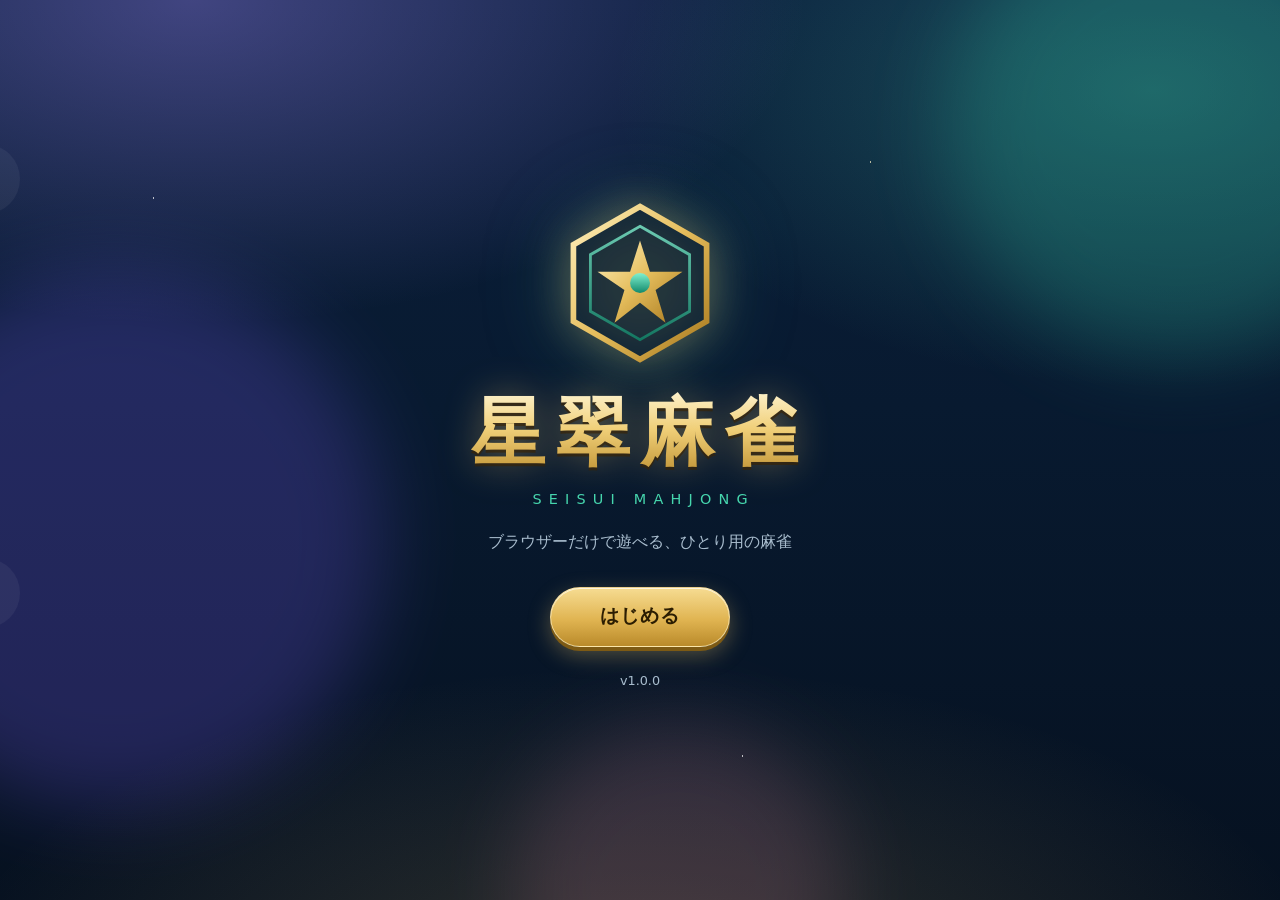
<file: index.html>
<!doctype html>
<html lang="ja">
<head>
  <meta charset="utf-8">
  <meta name="viewport" content="width=device-width, initial-scale=1, viewport-fit=cover">
  <meta name="theme-color" content="#08182a">
  <meta name="description" content="ブラウザーだけで遊べる一人用の麻雀ゲーム。牌操作デモ・何切る問題・CPU四人麻雀。">
  <title>星翠麻雀</title>
  <link rel="stylesheet" href="css/base.css">
  <link rel="stylesheet" href="css/lobby.css">
  <link rel="stylesheet" href="css/table.css">
  <link rel="stylesheet" href="css/tiles.css">
  <link rel="stylesheet" href="css/nanikiru.css">
  <link rel="stylesheet" href="css/match.css">
  <link rel="stylesheet" href="css/effects.css">
</head>
<body>
  <!-- アニメ調の背景（装飾のみ） -->
  <div class="sky" aria-hidden="true">
    <span class="sky-orb o1"></span><span class="sky-orb o2"></span><span class="sky-orb o3"></span>
    <span class="sky-cloud c1"></span><span class="sky-cloud c2"></span>
    <span class="sky-stars"></span>
  </div>

  <main id="app">

    <!-- 1. タイトル画面 -->
    <section class="screen screen-title" data-screen="title" hidden>
      <div class="title-hero">
        <svg class="emblem" viewBox="0 0 120 120" aria-hidden="true">
          <defs>
            <linearGradient id="emb-gold" x1="0" y1="0" x2="1" y2="1">
              <stop offset="0" stop-color="#fff1bf"/><stop offset=".5" stop-color="#e5bd5c"/><stop offset="1" stop-color="#a8791e"/>
            </linearGradient>
            <linearGradient id="emb-jade" x1="0" y1="0" x2="0" y2="1">
              <stop offset="0" stop-color="#7ff0cf"/><stop offset="1" stop-color="#138a6c"/>
            </linearGradient>
          </defs>
          <polygon points="60,6 107,33 107,87 60,114 13,87 13,33" fill="rgba(10,30,50,.7)" stroke="url(#emb-gold)" stroke-width="4"/>
          <polygon points="60,20 95,40 95,80 60,100 25,80 25,40" fill="none" stroke="url(#emb-jade)" stroke-width="2" opacity=".8"/>
          <path d="M60 30 L67 52 L90 52 L71 65 L78 88 L60 74 L42 88 L49 65 L30 52 L53 52 Z" fill="url(#emb-gold)"/>
          <circle cx="60" cy="60" r="7" fill="url(#emb-jade)"/>
        </svg>
        <h1 class="title-logo">星翠麻雀</h1>
        <p class="title-sub">SEISUI MAHJONG</p>
        <p class="title-lead">ブラウザーだけで遊べる、ひとり用の麻雀</p>
        <button type="button" class="btn btn-primary btn-xl" data-nav="modes">はじめる</button>
        <p class="title-version"><span id="app-version"></span></p>
      </div>
    </section>

    <!-- 2. モード選択画面 -->
    <section class="screen screen-modes" data-screen="modes" hidden>
      <header class="page-header">
        <button type="button" class="btn-icon" data-nav="title" aria-label="タイトルへ戻る">‹</button>
        <h2 tabindex="-1">モード選択</h2>
        <span class="header-spacer"></span>
      </header>

      <div class="mode-grid">
        <article class="mode-card theme-jade">
          <div class="mode-art" aria-hidden="true" data-tiles="5m6z8p"></div>
          <h3>牌操作デモ</h3>
          <p>配牌・ツモ・打牌・整列などの基本操作と演出を体験できます。</p>
          <dl class="mode-meta">
            <div><dt>難易度</dt><dd>入門</dd></div>
            <div><dt>推奨端末</dt><dd>すべて（縦向き可）</dd></div>
          </dl>
          <button type="button" class="btn btn-primary" data-nav="demo">プレイ</button>
        </article>

        <article class="mode-card theme-violet">
          <div class="mode-art" aria-hidden="true" data-tiles="3m0p7s"></div>
          <h3>何切る問題</h3>
          <p>14枚から1枚を選び、シャンテン数・受入枚数・狙える役を学ぶモードです。全10問。</p>
          <dl class="mode-meta">
            <div><dt>難易度</dt><dd>初級〜上級</dd></div>
            <div><dt>推奨端末</dt><dd>スマホ縦・PC</dd></div>
          </dl>
          <button type="button" class="btn btn-primary" data-nav="nanikiru">プレイ</button>
        </article>

        <article class="mode-card theme-gold">
          <div class="mode-art" aria-hidden="true" data-backs="3"></div>
          <h3>CPU四人麻雀</h3>
          <p>CPU3人と東風戦で対局します。リーチ・鳴き・カン・役・点数計算まで実装済み。CPUはレベル1〜3。</p>
          <dl class="mode-meta">
            <div><dt>難易度</dt><dd>中級</dd></div>
            <div><dt>推奨端末</dt><dd>PC・タブレット・スマホ横</dd></div>
          </dl>
          <button type="button" class="btn btn-primary" data-nav="cpu">プレイ</button>
        </article>
      </div>

      <nav class="lobby-nav" aria-label="メニュー">
        <button type="button" class="nav-tile" data-nav="howto"><span aria-hidden="true">？</span>遊び方</button>
        <button type="button" class="nav-tile" data-nav="rules"><span aria-hidden="true">≣</span>ルール設定</button>
        <button type="button" class="nav-tile" data-nav="settings"><span aria-hidden="true">⚙</span>設定・音量</button>
        <button type="button" class="nav-tile" data-nav="stats"><span aria-hidden="true">★</span>戦績</button>
        <button type="button" class="nav-tile" data-nav="about"><span aria-hidden="true">i</span>更新履歴・クレジット</button>
        <button type="button" class="nav-tile nav-danger" data-reset-data><span aria-hidden="true">↺</span>データ初期化</button>
      </nav>
    </section>

    <!-- 4. 牌操作デモ画面 -->
    <section class="screen play-screen" id="screen-demo" data-screen="demo" hidden>
      <header class="play-header">
        <button type="button" class="btn-icon" data-nav="modes" aria-label="モード選択へ戻る">‹</button>
        <h2 class="play-title" tabindex="-1">牌操作デモ</h2>
        <button type="button" class="btn-icon" data-open-menu aria-label="メニューを開く">≡</button>
      </header>

      <div class="table-wrap">
        <div class="table">
          <div class="table-info">
            <div class="info-chip">
              <span class="wall-stack" id="demo-wall-stack" aria-hidden="true"><i></i><i></i><i></i></span>
              <span>残り <b id="demo-remaining">0</b> 枚</span>
            </div>
            <div class="info-chip dora-chip">
              <span class="chip-label">ドラ表示</span>
              <span id="demo-dora-ind" class="dora-slot"></span>
              <span class="chip-label">ドラ</span><b id="demo-dora-name">-</b>
            </div>
            <div class="info-chip"><span class="chip-label">巡目</span><b id="demo-turn">0</b></div>
          </div>

          <div class="river-area is-empty" id="demo-river-area">
            <div class="river" id="demo-river" role="list" aria-label="河（捨て牌）"></div>
            <p class="river-empty">捨てた牌がここに6枚ずつ並びます</p>
          </div>

          <div class="table-banner" id="demo-banner" hidden>
            <p><strong>流局</strong>山がなくなりました</p>
            <button type="button" class="btn btn-primary" id="demo-banner-deal">もう一度配牌</button>
          </div>
        </div>
      </div>

      <div class="hand-zone" id="demo-hand-zone">
        <p class="status-line" id="demo-status"></p>
        <div class="hand" id="demo-hand" role="group" aria-label="手牌（左右キーで移動、Enterで選択・打牌）"></div>
        <p class="hint">タップで選択・もう一度で打牌 ／ 上スワイプで打牌 ／ 長押し・Iキーで牌の情報 ／ ←→・Enter・T（ツモ）・S（整列）</p>
      </div>

      <nav class="action-bar" aria-label="デモ操作">
        <button type="button" class="btn act" id="demo-btn-deal"><span class="act-icon" aria-hidden="true">↻</span>配牌</button>
        <button type="button" class="btn act act-strong" id="demo-btn-draw"><span class="act-icon" aria-hidden="true">＋</span>ツモ</button>
        <button type="button" class="btn act act-discard" id="demo-btn-discard"><span class="act-icon" aria-hidden="true">↑</span><span>この牌を切る<span class="btn-sub">未選択</span></span></button>
        <button type="button" class="btn act" id="demo-btn-sort"><span class="act-icon" aria-hidden="true">⇅</span>整列</button>
        <button type="button" class="btn act" id="demo-btn-load"><span class="act-icon" aria-hidden="true">✎</span>手牌読込</button>
      </nav>
    </section>

    <!-- 5. 何切る問題一覧 -->
    <section class="screen screen-page" data-screen="nanikiru" hidden>
      <header class="page-header">
        <button type="button" class="btn-icon" data-nav="modes" aria-label="モード選択へ戻る">‹</button>
        <h2 tabindex="-1">何切る問題</h2>
        <span class="header-spacer"></span>
      </header>
      <div class="page-body">
        <div class="nk-stats" aria-label="成績">
          <div><span>挑戦数</span><b id="nk-stat-attempts">0</b></div>
          <div><span>正答数</span><b id="nk-stat-correct">0</b></div>
          <div><span>正答率</span><b id="nk-stat-rate">—</b></div>
          <button type="button" class="btn btn-ghost btn-danger-ghost btn-sm" id="nk-reset">成績リセット</button>
        </div>
        <p class="page-lead">「最有力」「有力」を選ぶと正答として数えます。すべての問題は推奨打牌と解説が<strong>未レビュー</strong>のため「確認中」と表示しています（シャンテン数・受入枚数は計算で検証済み）。</p>
        <div class="seg" id="nk-filter" role="group" aria-label="難易度で絞り込み">
          <button type="button" class="seg-btn" data-filter="all" aria-pressed="true">すべて</button>
          <button type="button" class="seg-btn" data-filter="easy" aria-pressed="false">初級</button>
          <button type="button" class="seg-btn" data-filter="normal" aria-pressed="false">中級</button>
          <button type="button" class="seg-btn" data-filter="hard" aria-pressed="false">上級</button>
        </div>
        <ul class="nk-list" id="nk-list"></ul>
        <p id="nk-list-empty" class="muted" hidden>該当する問題はありません。</p>
      </div>
    </section>

    <!-- 6. 何切る問題プレイ画面 -->
    <section class="screen play-screen nk-screen" id="screen-nk" data-screen="nanikiru-play" hidden>
      <header class="play-header nk-head">
        <button type="button" class="btn-icon" data-nav="nanikiru" aria-label="問題一覧へ戻る">‹</button>
        <h2 class="play-title" id="nk-title" tabindex="-1">何を切る？</h2>
        <button type="button" class="btn-icon" data-open-menu aria-label="メニューを開く">≡</button>
      </header>

      <div class="nk-main" id="nk-main">
        <div class="nk-chips" id="nk-chips"></div>
        <p class="nk-situation" id="nk-situation" hidden></p>
        <div class="nk-visible" id="nk-visible" hidden></div>
        <p class="nk-prompt">あなたの手番です。14枚から1枚を選んで切ってください。</p>
      </div>

      <div class="hand-zone nk-hand-zone" id="nk-hand-zone">
        <p class="status-line" id="nk-status"></p>
        <div class="hand" id="nk-hand" role="group" aria-label="手牌（左右キーで移動、Enterで選択・回答）"></div>
      </div>

      <div class="nk-act">
        <button type="button" class="btn act act-discard nk-answer" id="nk-btn-answer"><span class="act-icon" aria-hidden="true">↑</span><span>この牌を切る<span class="btn-sub">未選択</span></span></button>
        <section class="nk-sheet" id="nk-sheet" aria-label="回答結果と解説"></section>
      </div>

      <nav class="nk-nav" aria-label="問題の移動">
        <button type="button" class="btn act" id="nk-btn-prev"><span class="act-icon" aria-hidden="true">‹</span>前の問題</button>
        <button type="button" class="btn act" data-nav="nanikiru"><span class="act-icon" aria-hidden="true">≣</span>問題一覧</button>
        <button type="button" class="btn act" id="nk-btn-next"><span class="act-icon" aria-hidden="true">›</span>次の問題</button>
      </nav>
    </section>

    <!-- 7〜9. CPU四人麻雀：対局設定・対局画面・局結果・最終結果（結果はオーバーレイ） -->
    <section class="screen play-screen mt-screen" id="screen-mt" data-screen="cpu" data-view="setup" hidden>
      <header class="play-header mt-head">
        <button type="button" class="btn-icon" data-nav="modes" aria-label="モード選択へ戻る">‹</button>
        <h2 class="play-title" tabindex="-1">CPU四人麻雀</h2>
        <button type="button" class="btn-icon" data-open-menu aria-label="メニューを開く">≡</button>
      </header>

      <!-- 対局設定 -->
      <div class="mt-setup" id="mt-setup">
        <div class="page-body">
          <div class="notice notice-planned">
            <strong>東風戦・CPU3人</strong>
            <p>配牌・ツモ・打牌・<b>ポン・チー・カン（明槓・暗槓・加槓）・リーチ</b>・ツモ和了・ロン（役判定・符・翻・点数・本場・供託・頭ハネ・フリテン・槍槓・嶺上開花）・九種九牌・山切れの流局・東風戦の終了と順位まで遊べます。<br>
            東風戦を最後まで打つと戦績を保存します（途中で終了した対局は保存しません）。簡略化しているルールは「遊び方」と README に記載しています。</p>
          </div>

          <h3 class="mt-setup-h">対戦相手</h3>
          <ul class="mt-opponents">
            <li class="theme-jade"><span class="mt-opp-dot"></span><b>ヒスイ</b><span>下家（右）</span></li>
            <li class="theme-violet"><span class="mt-opp-dot"></span><b>シオン</b><span>対面（上）</span></li>
            <li class="theme-rose"><span class="mt-opp-dot"></span><b>アカネ</b><span>上家（左）</span></li>
          </ul>

          <h3 class="mt-setup-h">CPUの強さ</h3>
          <div class="seg" id="mt-level" role="group" aria-label="CPUレベル">
            <button type="button" class="seg-btn" data-level="1" aria-pressed="false">レベル1</button>
            <button type="button" class="seg-btn" data-level="2" aria-pressed="true">レベル2</button>
            <button type="button" class="seg-btn" data-level="3" aria-pressed="false">レベル3</button>
          </div>
          <p class="muted mt-setup-note mt-level-note" data-level="1" hidden>レベル1（入門）：シャンテン数を悪化させない牌のうち、孤立牌・役のない字牌・端牌から切ります。リーチ・鳴きはしません。</p>
          <p class="muted mt-setup-note mt-level-note" data-level="2">レベル2（標準）：受入枚数・ドラ・役牌を考えて打ち、テンパイしたらリーチします。役が確定するときだけ鳴きます。</p>
          <p class="muted mt-setup-note mt-level-note" data-level="3" hidden>レベル3（上級）：レベル2に加えて、リーチを受けたら押し引きを判断し、現物・筋・壁・字牌で安全な牌を選びます。オーラスは順位を考えます。</p>

          <h3 class="mt-setup-h">ルール</h3>
          <dl class="mt-rules">
            <div><dt>対局</dt><dd>東風戦（東1局〜東4局、親の和了・テンパイで連荘）</dd></div>
            <div><dt>持ち点</dt><dd>25,000点（0点未満で終了）</dd></div>
            <div><dt>赤ドラ</dt><dd>5萬・5筒・5索 各1枚</dd></div>
            <div><dt>和了</dt><dd>ダブロンなし（頭ハネ）、フリテンあり、切り上げ満貫なし、数え役満あり</dd></div>
            <div><dt>本場</dt><dd>1本につきロン300点・ツモ1人100点。子の和了で0に戻る</dd></div>
            <div><dt>流局</dt><dd>ノーテン罰符 3,000点、本場を1つ積む</dd></div>
            <div><dt>喰いタン</dt><dd>あり（喰い替えは禁止）</dd></div>
            <div><dt>リーチ</dt><dd>1,000点・残り4枚以上。一発・裏ドラあり。供託はトップが総取り（対局終了時に残った分）</dd></div>
            <div><dt>カン</dt><dd>カンドラはカンの直後にめくる。四槓散了なし（カンは1局4回まで）</dd></div>
            <div><dt>途中流局</dt><dd>九種九牌のみ（親は連荘）</dd></div>
          </dl>

          <button type="button" class="btn btn-primary btn-xl mt-start" id="mt-btn-start">対局開始</button>
        </div>
      </div>

      <!-- 卓 -->
      <div class="mt-board" id="mt-board">
        <div class="mt-hint" id="mt-landscape-hint" hidden>
          <span>横向きがおすすめです（縦でも遊べます）</span>
          <button type="button" class="chip-btn" id="mt-hint-close">閉じる</button>
        </div>
        <div class="mt-seat" data-seat="2"></div>
        <div class="mt-seat" data-seat="3"></div>
        <div class="mt-seat" data-seat="1"></div>
        <div class="mt-pond-wrap" id="mt-pond-wrap">
          <div class="mt-pond" id="mt-pond">
            <div class="mt-river-layer" data-seat="0"><div class="mt-river" id="mt-river-0" role="list" aria-label="あなたの河"></div></div>
            <div class="mt-river-layer" data-seat="1"><div class="mt-river" id="mt-river-1" role="list" aria-label="ヒスイの河"></div></div>
            <div class="mt-river-layer" data-seat="2"><div class="mt-river" id="mt-river-2" role="list" aria-label="シオンの河"></div></div>
            <div class="mt-river-layer" data-seat="3"><div class="mt-river" id="mt-river-3" role="list" aria-label="アカネの河"></div></div>
            <div class="mt-info" id="mt-info">
              <div class="mt-edge-layer" data-seat="0"><span class="mt-edge" data-seat="0"></span></div>
              <div class="mt-edge-layer" data-seat="1"><span class="mt-edge" data-seat="1"></span></div>
              <div class="mt-edge-layer" data-seat="2"><span class="mt-edge" data-seat="2"></span></div>
              <div class="mt-edge-layer" data-seat="3"><span class="mt-edge" data-seat="3"></span></div>
              <div class="mt-info-core">
                <b class="mt-round" id="mt-round">東1局</b>
                <span class="mt-sub"><span id="mt-honba">0本場</span>・供託<b id="mt-sticks">0</b></span>
                <span class="mt-dora" id="mt-dora" aria-label="ドラ表示牌"></span>
                <span class="mt-sub">残り<b id="mt-remaining">70</b></span>
              </div>
            </div>
          </div>
        </div>
      </div>

      <div class="hand-zone mt-hand-zone" id="mt-hand-zone">
        <div class="mt-me">
          <div class="mt-seat" data-seat="0"></div>
          <p class="status-line" id="mt-status"></p>
          <div class="mt-timer" id="mt-timer" role="timer" aria-label="残り時間" hidden>
            <span class="mt-timer-gauge" aria-hidden="true"><i></i></span>
            <b class="mt-timer-num" aria-hidden="true"></b><span class="mt-timer-unit" aria-hidden="true">秒</span>
          </div>
        </div>
        <div class="mt-hand-row">
          <div class="hand" id="mt-hand" role="group" aria-label="あなたの手牌（左右キーで移動、Enterで選択・打牌）"></div>
          <div class="mt-melds mt-my-melds" id="mt-my-melds" aria-label="あなたの鳴き牌" hidden></div>
        </div>
      </div>

      <nav class="action-bar mt-actions" aria-label="対局の操作">
        <div class="mt-callbar" id="mt-callbar" role="group" aria-label="和了・鳴き・リーチの選択" hidden>
          <p class="mt-call-info" id="mt-call-info"></p>
          <button type="button" class="btn act act-win act-tsumo" id="mt-btn-tsumo" hidden><span class="act-icon" aria-hidden="true">★</span>ツモ</button>
          <button type="button" class="btn act act-win act-ron" id="mt-btn-ron" hidden><span class="act-icon" aria-hidden="true">◆</span>ロン</button>
          <button type="button" class="btn act act-riichi" id="mt-btn-riichi" hidden><span class="act-icon" aria-hidden="true">┃</span>リーチ</button>
          <button type="button" class="btn act act-pon" id="mt-btn-pon" hidden><span class="act-icon" aria-hidden="true">▲</span>ポン</button>
          <button type="button" class="btn act act-chi" id="mt-btn-chi" hidden><span class="act-icon" aria-hidden="true">≡</span>チー</button>
          <button type="button" class="btn act act-kan" id="mt-btn-kan" hidden><span class="act-icon" aria-hidden="true">■</span>カン</button>
          <button type="button" class="btn act act-kyuushu" id="mt-btn-kyuushu" hidden><span class="act-icon" aria-hidden="true">九</span>九種九牌</button>
          <button type="button" class="btn act act-skip" id="mt-btn-skip" hidden><span class="act-icon" aria-hidden="true">→</span>スキップ</button>
          <button type="button" class="btn act act-skip" id="mt-btn-cancel" hidden><span class="act-icon" aria-hidden="true">×</span>リーチ取消</button>
        </div>
        <button type="button" class="btn act act-discard" id="mt-btn-discard"><span class="act-icon" aria-hidden="true">↑</span><span><span class="btn-label">この牌を切る</span><span class="btn-sub">未選択</span></span></button>
        <button type="button" class="btn act" id="mt-btn-sort"><span class="act-icon" aria-hidden="true">⇅</span>整列</button>
        <button type="button" class="btn act" id="mt-btn-auto" aria-pressed="false"><span class="act-icon" aria-hidden="true">⟳</span><span>オート<span class="btn-sub">オフ</span></span></button>
        <p class="mt-actions-note">キー：R リーチ／ロン・P ポン・C チー・K カン・N スキップ・T ツモ</p>
      </nav>

      <div class="mt-callout" id="mt-callout" aria-hidden="true" hidden>
        <span class="mt-callout-word"></span>
        <span class="mt-callout-name"></span>
      </div>
      <div class="mt-overlay" id="mt-overlay" role="dialog" aria-modal="true" aria-labelledby="mt-ov-title" hidden></div>
    </section>

    <!-- 3. ルール設定画面 -->
    <section class="screen screen-page" data-screen="rules" hidden>
      <header class="page-header">
        <button type="button" class="btn-icon" data-nav="modes" aria-label="モード選択へ戻る">‹</button>
        <h2 tabindex="-1">ルール設定</h2>
        <span class="header-spacer"></span>
      </header>
      <div class="page-body">
        <p class="page-lead">採用しているルールの一覧です。「反映中」はゲームに反映されています。ルールを変更する画面はありません（値は data/rules.js で管理しています）。操作の制限時間は「設定」で選べます。</p>
        <div class="table-scroll">
          <table class="data-table">
            <thead><tr><th scope="col">項目</th><th scope="col">設定値</th><th scope="col">状態</th><th scope="col">備考</th></tr></thead>
            <tbody id="rules-body"></tbody>
          </table>
        </div>
      </div>
    </section>

    <!-- 設定画面 -->
    <section class="screen screen-page" data-screen="settings" hidden>
      <header class="page-header">
        <button type="button" class="btn-icon" data-nav="modes" aria-label="モード選択へ戻る">‹</button>
        <h2 tabindex="-1">設定</h2>
        <span class="header-spacer"></span>
      </header>
      <div class="page-body">
        <p class="page-lead">設定はこの端末のブラウザーにだけ保存されます。</p>
        <div class="settings-form" id="settings-form"></div>
      </div>
    </section>

    <!-- 10. 戦績画面 -->
    <section class="screen screen-page" data-screen="stats" hidden>
      <header class="page-header">
        <button type="button" class="btn-icon" data-nav="modes" aria-label="モード選択へ戻る">‹</button>
        <h2 tabindex="-1">戦績</h2>
        <span class="header-spacer"></span>
      </header>
      <div class="page-body">
        <div class="stat-grid" id="stats-body"></div>
        <button type="button" class="btn btn-ghost btn-danger-ghost" data-reset-data>データ初期化</button>
      </div>
    </section>

    <!-- 11. 遊び方画面 -->
    <section class="screen screen-page" data-screen="howto" hidden>
      <header class="page-header">
        <button type="button" class="btn-icon" data-nav="modes" aria-label="モード選択へ戻る">‹</button>
        <h2 tabindex="-1">遊び方</h2>
        <span class="header-spacer"></span>
      </header>
      <div class="page-body prose">
        <h3>牌操作デモ</h3>
        <ol>
          <li>画面を開くと13枚が配られます。「ツモ」で1枚引いて14枚にします。</li>
          <li>牌をタップ（クリック）すると選択され、上に浮きます。</li>
          <li>選択中の牌をもう一度タップすると、その牌を河へ捨てます。</li>
          <li>牌を上方向へはじく（スワイプ）と、すぐに捨てられます。</li>
          <li>「この牌を切る」ボタンでも打牌できます。</li>
          <li>牌を長押しすると、名前・赤ドラ・ドラ・ツモ牌などの情報を表示します。</li>
        </ol>
        <p>打牌方法と誤打牌防止は「設定」で変更できます。誤打牌防止がオンのとき、1回目の操作は選択だけになります。</p>
        <h3>キーボード操作</h3>
        <table class="data-table">
          <tbody>
            <tr><th scope="row">← →</th><td>牌を移動</td></tr>
            <tr><th scope="row">Enter／Space</th><td>選択・打牌</td></tr>
            <tr><th scope="row">T</th><td>ツモ</td></tr>
            <tr><th scope="row">S</th><td>整列</td></tr>
            <tr><th scope="row">D</th><td>選択中の牌を切る</td></tr>
            <tr><th scope="row">I</th><td>牌の情報を表示</td></tr>
          </tbody>
        </table>
        <h3>何切る問題</h3>
        <ol>
          <li>問題一覧から問題を選びます。難易度で絞り込めます。</li>
          <li>切る牌をタップして選び、「この牌を切る」で回答します（打牌方法の設定により、再タップや上スワイプでも回答できます）。</li>
          <li>画面下に結果が出ます。「解説を詳しく見る」で、受入牌・推奨候補・狙える役・解説・全打牌の比較を表示します。</li>
          <li>回答後に手牌の別の牌を押すと、その牌を切った場合と比較できます。</li>
        </ol>
        <p>評価は「◎最有力」「○有力」「△目的によって選択可能」「✕改善余地あり」の4段階です。◎と○を正答として数えます。キーボードでは D で回答、N／P で次／前の問題へ移動します。</p>
        <p>シャンテン数と受入枚数は、手牌14枚・ドラ表示牌・問題文で「見えている牌」を除いた残り枚数で計算します。</p>
        <h3>CPU四人麻雀</h3>
        <ol>
          <li>「対局開始」を押すとサイコロで起家（最初の親）が決まり、「配牌する」で始まります。</li>
          <li>あなたの番になると自動でツモし、手牌が光ります。切る牌を選んで打牌します（操作は牌操作デモと同じです）。</li>
          <li>CPUは順番に自動で打牌します。考え中のCPUはパネルに「考え中」と表示されます。</li>
          <li>和了の形になると、画面下に「ツモ」（自分のツモ）または「ロン」「スキップ」（他家の捨て牌）が出ます。役がない場合とフリテンの場合は出ません。</li>
          <li>和了すると、和了形・役・翻・符・点数・各人の点数移動が表示されます。山がなくなると流局です。</li>
          <li>東4局が終わると最終順位を表示します。</li>
        </ol>
        <p>ロンを見送る（スキップ）と、自分の次のツモまでロンできません（同巡内フリテン）。自分の待ち牌を捨てている場合もロンできません（捨て牌フリテン）。フリテン中は状態表示に「フリテン」と出ます。</p>
        <p><b>鳴き</b>：他家の捨て牌でポン・チー・カンができるときは「ポン」「チー」「カン」「スキップ」が出ます。チーの組み合わせが複数あるときは選択画面が出ます。鳴いた直後は、鳴いた牌と同じ牌・筋の牌は切れません（喰い替え禁止）。鳴き牌は手牌の右（CPUは伏せ牌の下）に表示し、鳴いた相手の方向の牌を横向きにします。</p>
        <p><b>リーチ</b>：門前でテンパイになる打牌があるとき「リーチ」が出ます。押すと、切るとテンパイになる牌だけが光るので、1枚選んで切ります（「リーチ取消」で戻せます）。リーチ後は自動でツモ切りします（和了・暗槓できるときは止まります）。宣言牌は河で横向きになり、パネルにリーチ棒が出ます。</p>
        <p><b>カン</b>：自分の番に同じ牌が4枚そろうと暗槓、ポンした牌の4枚目で加槓ができます。カンすると嶺上牌を引き、カンドラが1枚増えます。</p>
        <p>「オート」をオンにすると、あなたの手番・鳴き・リーチもCPU（レベル2）が判断します。キーボードでは D で打牌、T でツモ、R でリーチ／ロン、P でポン、C でチー、K でカン、N でスキップ、S で整列、A でオートの切り替えです。対局の終了はメニュー（≡）の「対局を終了」から行えます。</p>
        <p>簡略化しているルール：ダブル立直・四槓散了・四風連打・四家立直・三家和・流し満貫・包は未実装です。カンドラは明槓・加槓でもすぐにめくります。</p>
        <p><b>操作の制限時間</b>：「設定」またはメニュー（≡）で、なし・10秒・20秒・30秒を選べます（既定はなし）。あなたの打牌・鳴きの選択に残り秒数とゲージが出て、時間切れになると打牌はツモ切り、鳴き・ロンは見送りになります。</p>
        <h3>戦績</h3>
        <p>東風戦を最後まで打つと、順位・最終点数・和了・放銃・リーチ・鳴きの回数、最高の和了がこの端末のブラウザーに保存され、「戦績」画面で平均順位・順位分布・各率・レベル別の成績・直近10対局を見られます。途中で「対局を終了」した対局は保存しません。何切る問題の成績は問題一覧に、すべての成績は「戦績」画面に表示されます。</p>
        <h3>テスト用の牌山</h3>
        <p>「手牌読込」で、手牌（13枚または14枚）、ツモ順、シードを指定できます。表記は <code>123m456p789s1122z</code> 形式です（m=萬子、p=筒子、s=索子、z=字牌 1〜7が東南西北白發中、0=赤5）。</p>
      </div>
    </section>

    <!-- 12. 更新履歴・クレジット画面 -->
    <section class="screen screen-page" data-screen="about" hidden>
      <header class="page-header">
        <button type="button" class="btn-icon" data-nav="modes" aria-label="モード選択へ戻る">‹</button>
        <h2 tabindex="-1">更新履歴・クレジット</h2>
        <span class="header-spacer"></span>
      </header>
      <div class="page-body prose">
        <h3>更新履歴</h3>
        <div id="changelog-body"></div>
        <h3>クレジット</h3>
        <ul>
          <li>画面デザイン・牌のデザイン・エンブレム：本プロジェクトのオリジナル（HTML／CSS／SVG）</li>
          <li>効果音：Web Audio API による合成音（音声ファイルは使用していません）</li>
          <li>外部画像・外部フォント・外部ライブラリは使用していません</li>
          <li>既存の麻雀ゲームの画面・ロゴ・キャラクター・牌画像・音声は使用していません</li>
        </ul>
        <h3>保存するデータ</h3>
        <p>この端末のブラウザー（localStorage）に、設定と成績だけを保存します。個人情報は収集しません。</p>
      </div>
    </section>
  </main>

  <!-- 対局中メニュー -->
  <dialog id="dlg-menu" class="dlg dlg-sheet" aria-labelledby="menu-title">
    <form method="dialog">
      <h2 id="menu-title" class="dlg-title">メニュー</h2>
      <div class="settings-form compact" id="menu-settings"></div>
      <div class="dlg-links">
        <button type="button" class="btn btn-ghost" data-nav="howto">遊び方</button>
        <button type="button" class="btn btn-ghost" data-nav="settings">すべての設定</button>
        <button type="button" class="btn btn-ghost" data-nav="modes">モード選択へ</button>
        <button type="button" class="btn btn-ghost btn-danger-ghost" id="menu-quit-match" hidden>対局を終了</button>
      </div>
      <div class="dlg-actions">
        <button type="submit" class="btn btn-primary" value="close">閉じる</button>
      </div>
    </form>
  </dialog>

  <!-- 手牌読込（テスト用固定牌山） -->
  <dialog id="dlg-load" class="dlg" aria-labelledby="load-title">
    <form method="dialog">
      <h2 id="load-title" class="dlg-title">手牌読込（テスト用）</h2>
      <label class="field">
        <span>手牌（13枚または14枚。空欄ならランダム）</span>
        <input name="hand" inputmode="text" autocomplete="off" spellcheck="false" placeholder="例：123m406p789s1122z">
      </label>
      <label class="field">
        <span>ツモ順（配牌後に引く牌を先頭から指定・任意）</span>
        <input name="draws" autocomplete="off" spellcheck="false" placeholder="例：5z3m">
      </label>
      <label class="field">
        <span>シード（同じ値なら同じ牌山・任意）</span>
        <input name="seed" autocomplete="off" spellcheck="false" placeholder="数字または文字列">
      </label>
      <div class="sample-row">
        <span>サンプル：</span>
        <button type="button" class="chip-btn" data-sample="1112345678999m">九蓮形</button>
        <button type="button" class="chip-btn" data-sample="19m19p19s1234567z">国士形</button>
        <button type="button" class="chip-btn" data-sample="11223344m556677p" data-draws="7p">七対子形</button>
        <button type="button" class="chip-btn" data-sample="234m406p678s11z555z">赤ドラ入り</button>
      </div>
      <p class="form-error" role="alert" hidden></p>
      <div class="dlg-actions">
        <button type="submit" class="btn btn-ghost" value="cancel" formnovalidate>キャンセル</button>
        <button type="submit" class="btn btn-primary" value="load">この牌山で配牌</button>
      </div>
    </form>
  </dialog>

  <!-- 確認ダイアログ -->
  <!-- 鳴きの組み合わせ・カンする牌の選択 -->
  <dialog id="dlg-choose" class="dlg" aria-labelledby="choose-title">
    <form method="dialog">
      <h2 id="choose-title" class="dlg-title">選んでください</h2>
      <div class="choose-list"></div>
      <div class="dlg-actions">
        <button type="submit" class="btn btn-ghost" value="cancel">キャンセル</button>
      </div>
    </form>
  </dialog>

  <dialog id="dlg-confirm" class="dlg" aria-labelledby="confirm-title">
    <form method="dialog">
      <h2 id="confirm-title" class="dlg-title">確認</h2>
      <p class="dlg-msg"></p>
      <div class="dlg-actions">
        <button type="submit" class="btn btn-ghost" value="cancel">キャンセル</button>
        <button type="submit" class="btn btn-primary" value="ok">OK</button>
      </div>
    </form>
  </dialog>

  <div id="tile-info" class="tile-info" role="tooltip" hidden></div>
  <div id="toast" class="toast" role="status" hidden></div>
  <div id="sr-live" class="sr-only" aria-live="polite" aria-atomic="true"></div>
  <div id="fx-layer" class="fx-layer" aria-hidden="true"></div>

  <aside id="debug-panel" class="debug-panel" hidden aria-label="デバッグ情報">
    <strong>DEBUG</strong>
    <pre class="debug-state"></pre>
    <pre class="debug-log"></pre>
  </aside>

  <!-- file:// でも動くよう、ES Modules ではなく通常の script で読み込む（順序に依存） -->
  <script src="js/constants.js"></script>
  <script src="data/rules.js"></script>
  <script src="data/changelog.js"></script>
  <script src="data/questions.js"></script>
  <script src="js/tiles.js"></script>
  <script src="js/wall.js"></script>
  <script src="js/hand-sorter.js"></script>
  <script src="js/shanten.js"></script>
  <script src="js/ukeire.js"></script>
  <script src="js/storage.js"></script>
  <script src="js/audio.js"></script>
  <script src="js/animation.js"></script>
  <script src="js/tile-art.js"></script>
  <script src="js/renderer.js"></script>
  <script src="js/hand-input.js"></script>
  <script src="js/debug.js"></script>
  <script src="js/modes/demo-model.js"></script>
  <script src="js/modes/demo.js"></script>
  <script src="js/modes/nanikiru-model.js"></script>
  <script src="js/modes/nanikiru.js"></script>
  <script src="js/agari.js"></script>
  <script src="js/yaku.js"></script>
  <script src="js/scoring.js"></script>
  <script src="js/game-engine.js"></script>
  <script src="js/cpu-player.js"></script>
  <script src="js/match-stats.js"></script>
  <script src="js/turn-timer.js"></script>
  <script src="js/modes/match.js"></script>
  <script src="js/app.js"></script>
</body>
</html>
</file>
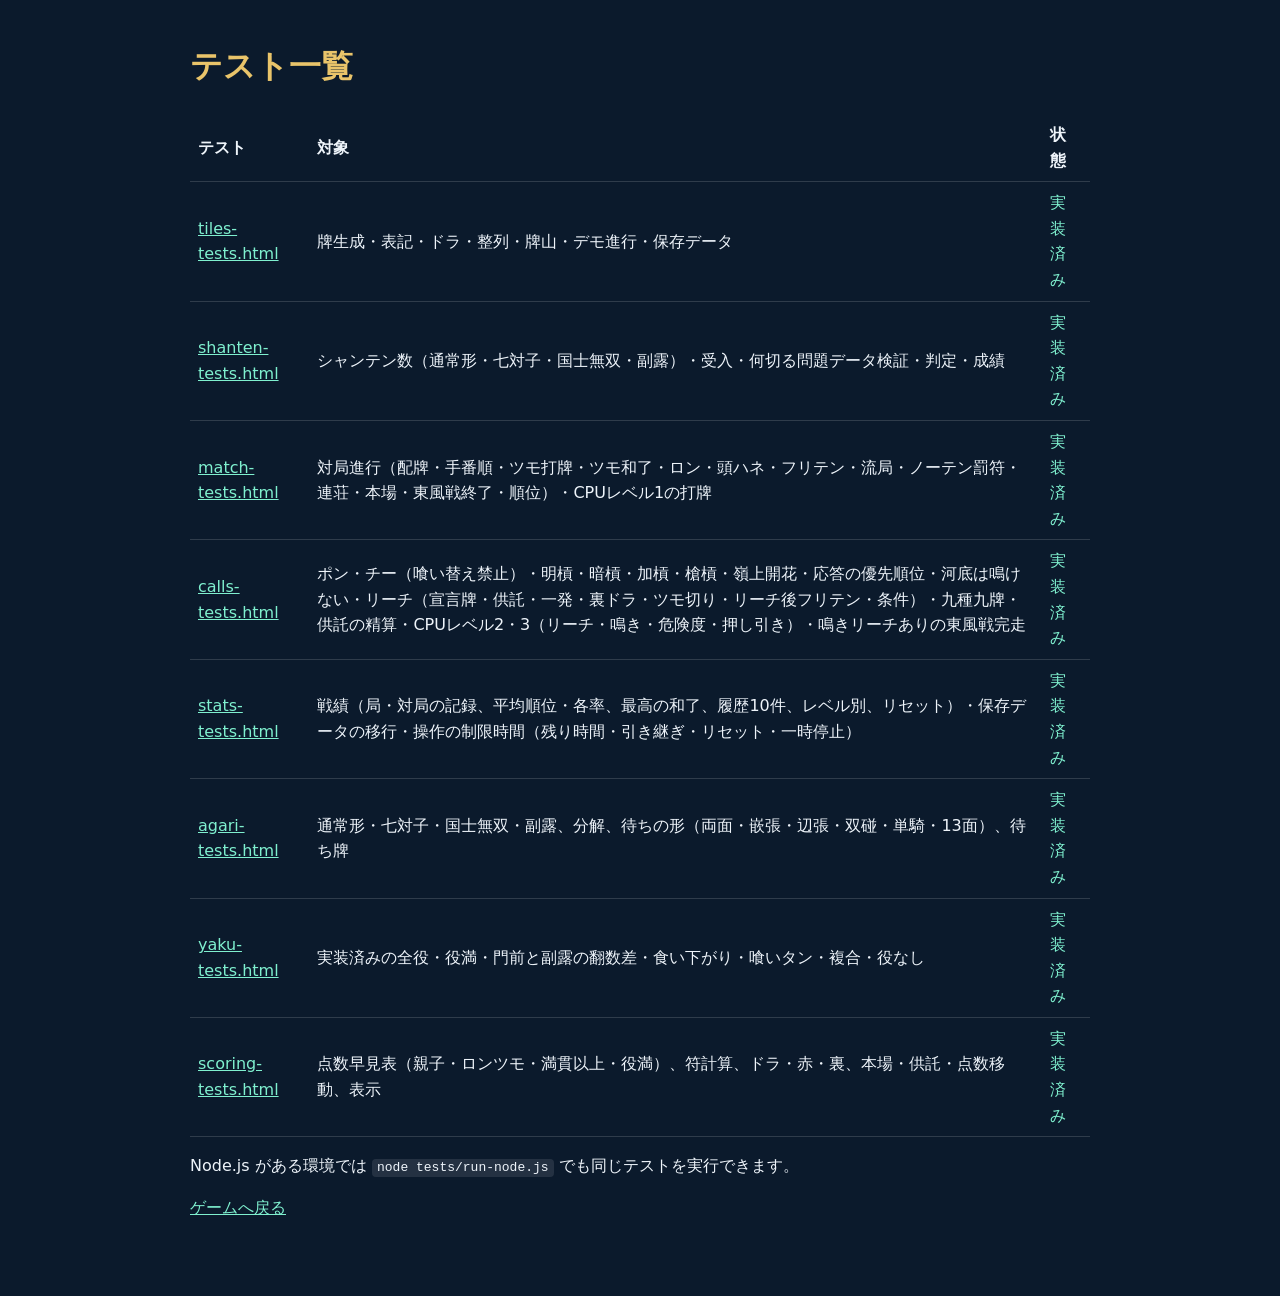
<file: tests/index.html>
<!doctype html>
<html lang="ja">
<head>
  <meta charset="utf-8">
  <meta name="viewport" content="width=device-width, initial-scale=1">
  <title>テスト一覧 | 星翠麻雀</title>
  <link rel="stylesheet" href="test-page.css">
</head>
<body>
  <h1>テスト一覧</h1>
  <table>
    <thead><tr><th>テスト</th><th>対象</th><th>状態</th></tr></thead>
    <tbody>
      <tr><td><a href="tiles-tests.html">tiles-tests.html</a></td><td>牌生成・表記・ドラ・整列・牌山・デモ進行・保存データ</td><td class="pass">実装済み</td></tr>
      <tr><td><a href="shanten-tests.html">shanten-tests.html</a></td><td>シャンテン数（通常形・七対子・国士無双・副露）・受入・何切る問題データ検証・判定・成績</td><td class="pass">実装済み</td></tr>
      <tr><td><a href="match-tests.html">match-tests.html</a></td><td>対局進行（配牌・手番順・ツモ打牌・ツモ和了・ロン・頭ハネ・フリテン・流局・ノーテン罰符・連荘・本場・東風戦終了・順位）・CPUレベル1の打牌</td><td class="pass">実装済み</td></tr>
      <tr><td><a href="calls-tests.html">calls-tests.html</a></td><td>ポン・チー（喰い替え禁止）・明槓・暗槓・加槓・槍槓・嶺上開花・応答の優先順位・河底は鳴けない・リーチ（宣言牌・供託・一発・裏ドラ・ツモ切り・リーチ後フリテン・条件）・九種九牌・供託の精算・CPUレベル2・3（リーチ・鳴き・危険度・押し引き）・鳴きリーチありの東風戦完走</td><td class="pass">実装済み</td></tr>
      <tr><td><a href="stats-tests.html">stats-tests.html</a></td><td>戦績（局・対局の記録、平均順位・各率、最高の和了、履歴10件、レベル別、リセット）・保存データの移行・操作の制限時間（残り時間・引き継ぎ・リセット・一時停止）</td><td class="pass">実装済み</td></tr>
      <tr><td><a href="agari-tests.html">agari-tests.html</a></td><td>通常形・七対子・国士無双・副露、分解、待ちの形（両面・嵌張・辺張・双碰・単騎・13面）、待ち牌</td><td class="pass">実装済み</td></tr>
      <tr><td><a href="yaku-tests.html">yaku-tests.html</a></td><td>実装済みの全役・役満・門前と副露の翻数差・食い下がり・喰いタン・複合・役なし</td><td class="pass">実装済み</td></tr>
      <tr><td><a href="scoring-tests.html">scoring-tests.html</a></td><td>点数早見表（親子・ロンツモ・満貫以上・役満）、符計算、ドラ・赤・裏、本場・供託・点数移動、表示</td><td class="pass">実装済み</td></tr>
    </tbody>
  </table>
  <p>Node.js がある環境では <code>node tests/run-node.js</code> でも同じテストを実行できます。</p>
  <p><a href="../index.html">ゲームへ戻る</a></p>
</body>
</html>
</file>
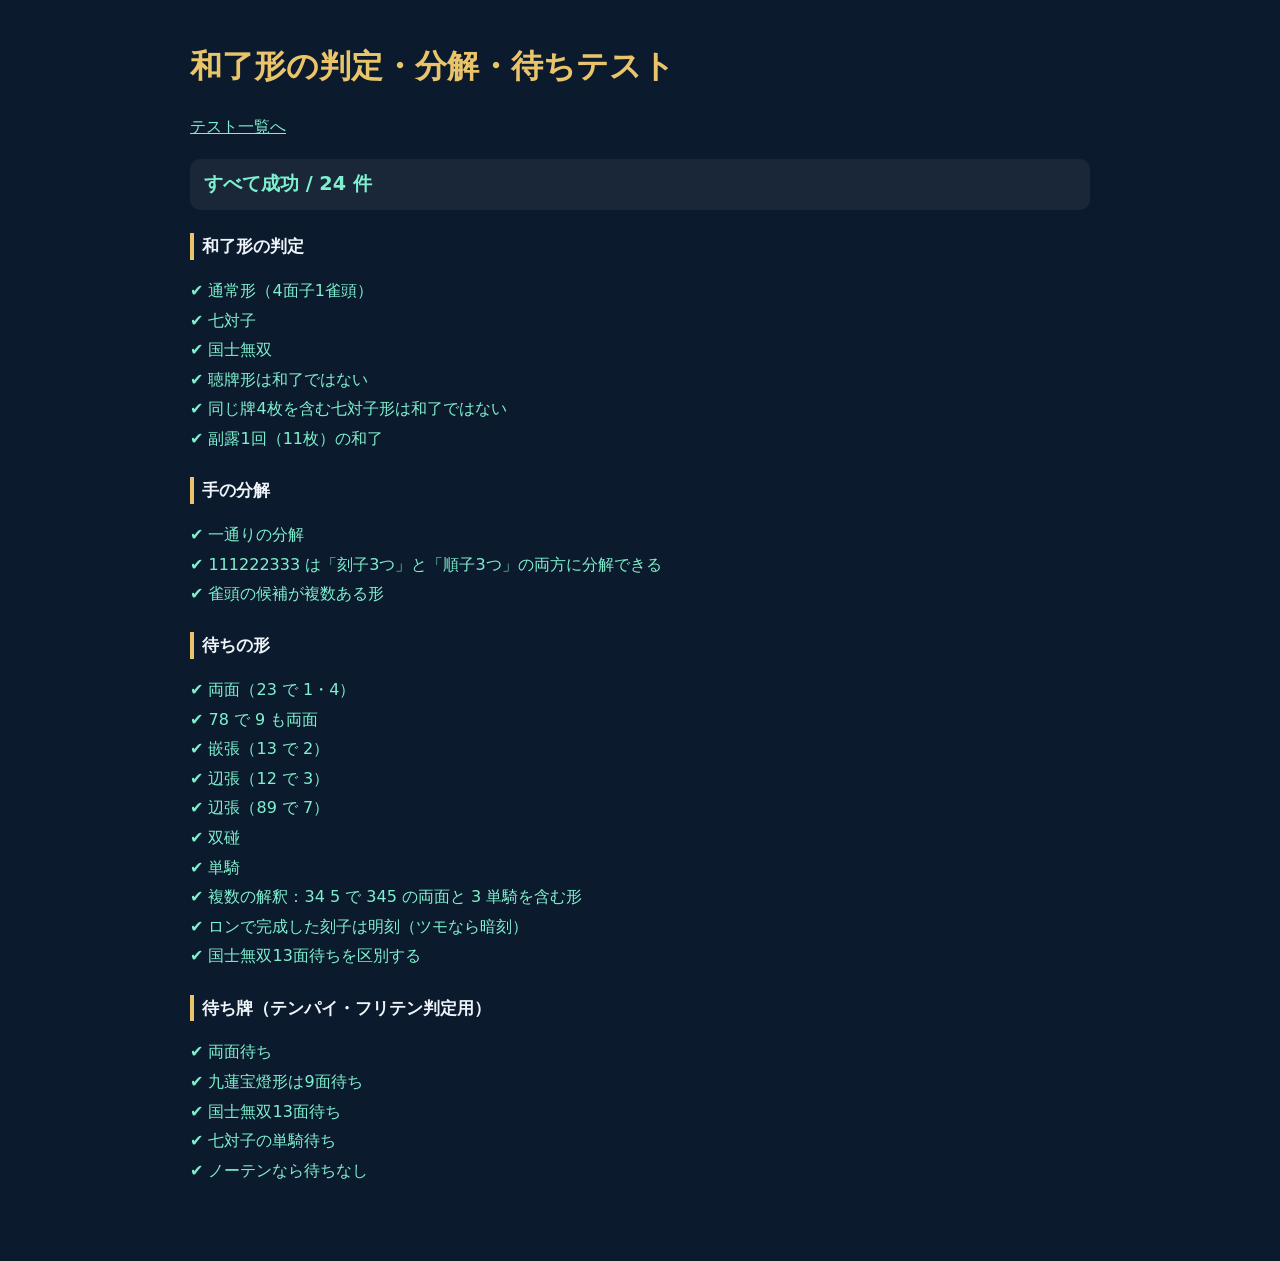
<file: tests/agari-tests.html>
<!doctype html>
<html lang="ja">
<head>
  <meta charset="utf-8">
  <meta name="viewport" content="width=device-width, initial-scale=1">
  <title>和了形の判定・分解・待ちテスト | 星翠麻雀</title>
  <link rel="stylesheet" href="test-page.css">
</head>
<body>
  <h1>和了形の判定・分解・待ちテスト</h1>
  <p><a href="index.html">テスト一覧へ</a></p>
  <div id="out"></div>

  <script src="../js/constants.js"></script>
  <script src="../data/rules.js"></script>
  <script src="../js/tiles.js"></script>
  <script src="../js/wall.js"></script>
  <script src="../js/hand-sorter.js"></script>
  <script src="../js/shanten.js"></script>
  <script src="../js/ukeire.js"></script>
  <script src="../js/agari.js"></script>
  <script src="../js/yaku.js"></script>
  <script src="../js/scoring.js"></script>
  <script src="test-runner.js"></script>
  <script src="specs/helpers.js"></script>
  <script src="specs/agari.spec.js"></script>
  <script>MJTest.renderToDom(MJTest.run(), document.getElementById('out'));</script>
</body>
</html>
</file>
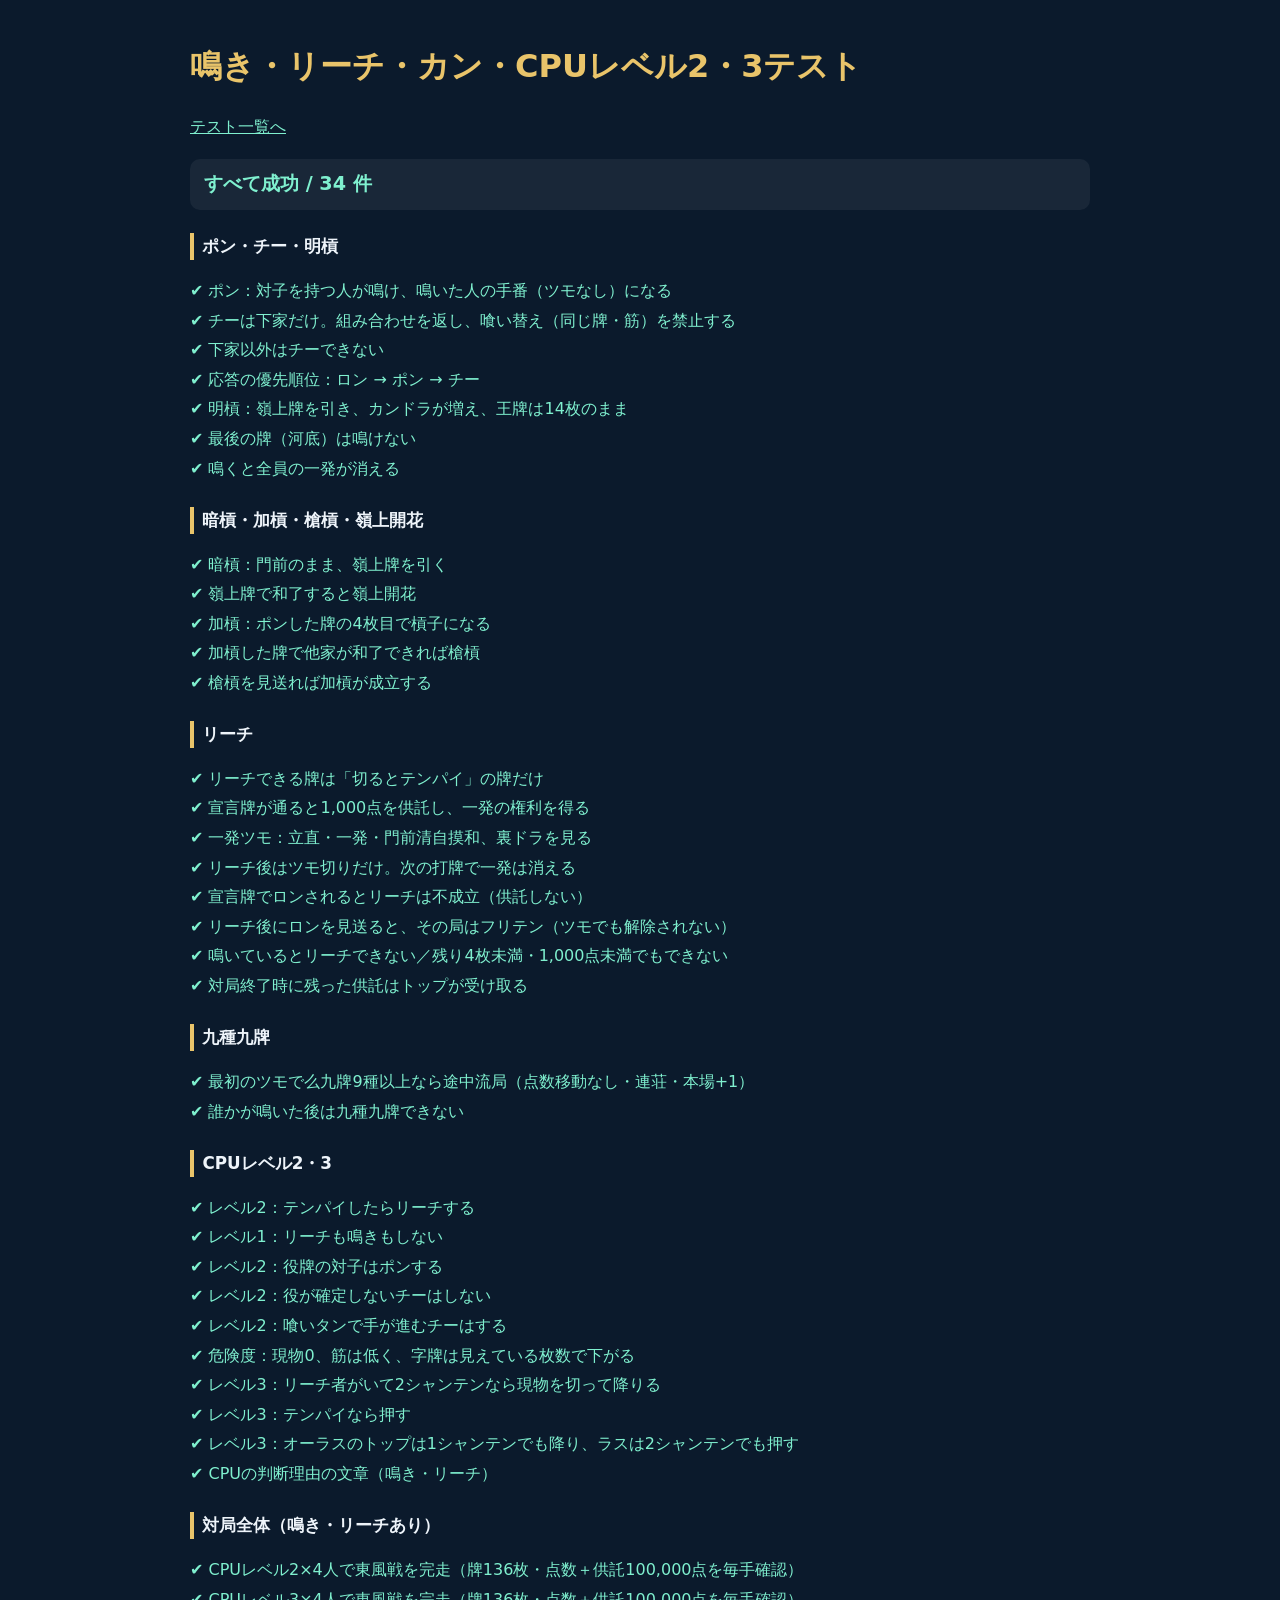
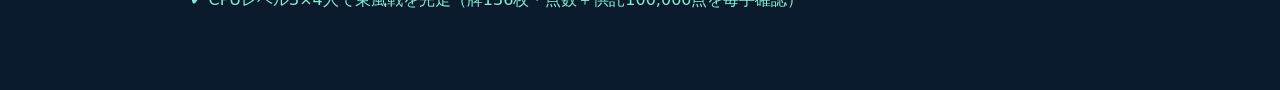
<file: tests/calls-tests.html>
<!doctype html>
<html lang="ja">
<head>
  <meta charset="utf-8">
  <meta name="viewport" content="width=device-width, initial-scale=1">
  <title>鳴き・リーチ・カン・CPUレベル2・3テスト | 星翠麻雀</title>
  <link rel="stylesheet" href="test-page.css">
</head>
<body>
  <h1>鳴き・リーチ・カン・CPUレベル2・3テスト</h1>
  <p><a href="index.html">テスト一覧へ</a></p>
  <div id="out"></div>

  <script src="../js/constants.js"></script>
  <script src="../data/rules.js"></script>
  <script src="../js/tiles.js"></script>
  <script src="../js/wall.js"></script>
  <script src="../js/hand-sorter.js"></script>
  <script src="../js/shanten.js"></script>
  <script src="../js/ukeire.js"></script>
  <script src="../js/agari.js"></script>
  <script src="../js/yaku.js"></script>
  <script src="../js/scoring.js"></script>
  <script src="../js/game-engine.js"></script>
  <script src="../js/cpu-player.js"></script>
  <script src="test-runner.js"></script>
  <script src="specs/helpers.js"></script>
  <script src="specs/calls.spec.js"></script>
  <script>MJTest.renderToDom(MJTest.run(), document.getElementById('out'));</script>
</body>
</html>
</file>
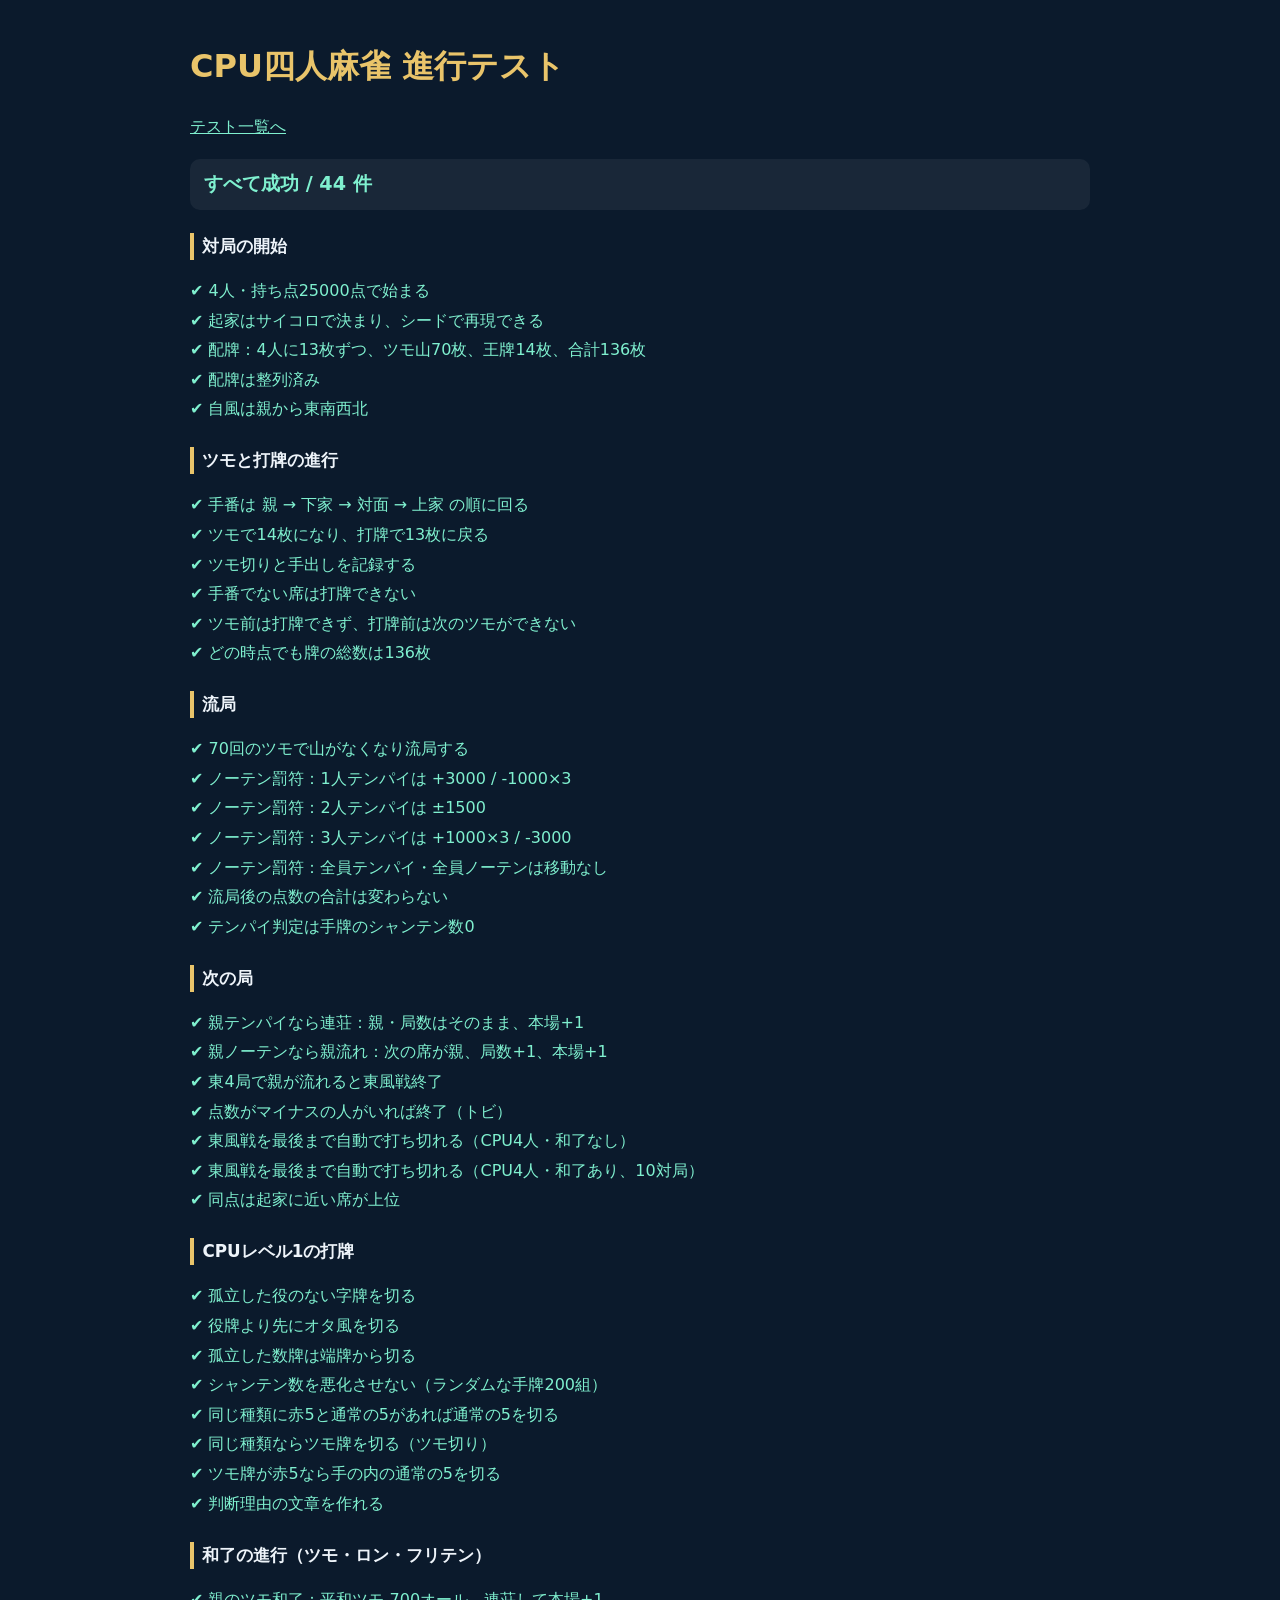
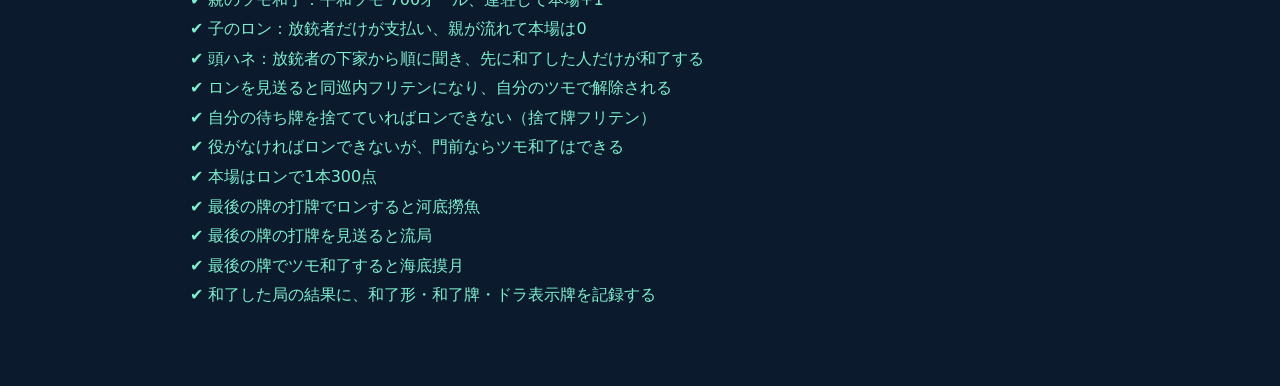
<file: tests/match-tests.html>
<!doctype html>
<html lang="ja">
<head>
  <meta charset="utf-8">
  <meta name="viewport" content="width=device-width, initial-scale=1">
  <title>CPU四人麻雀 進行テスト | 星翠麻雀</title>
  <link rel="stylesheet" href="test-page.css">
</head>
<body>
  <h1>CPU四人麻雀 進行テスト</h1>
  <p><a href="index.html">テスト一覧へ</a></p>
  <div id="out"></div>

  <script src="../js/constants.js"></script>
  <script src="../data/rules.js"></script>
  <script src="../js/tiles.js"></script>
  <script src="../js/wall.js"></script>
  <script src="../js/hand-sorter.js"></script>
  <script src="../js/shanten.js"></script>
  <script src="../js/ukeire.js"></script>
  <script src="../js/agari.js"></script>
  <script src="../js/yaku.js"></script>
  <script src="../js/scoring.js"></script>
  <script src="../js/game-engine.js"></script>
  <script src="../js/cpu-player.js"></script>
  <script src="test-runner.js"></script>
  <script src="specs/helpers.js"></script>
  <script src="specs/match.spec.js"></script>
  <script>MJTest.renderToDom(MJTest.run(), document.getElementById('out'));</script>
</body>
</html>
</file>
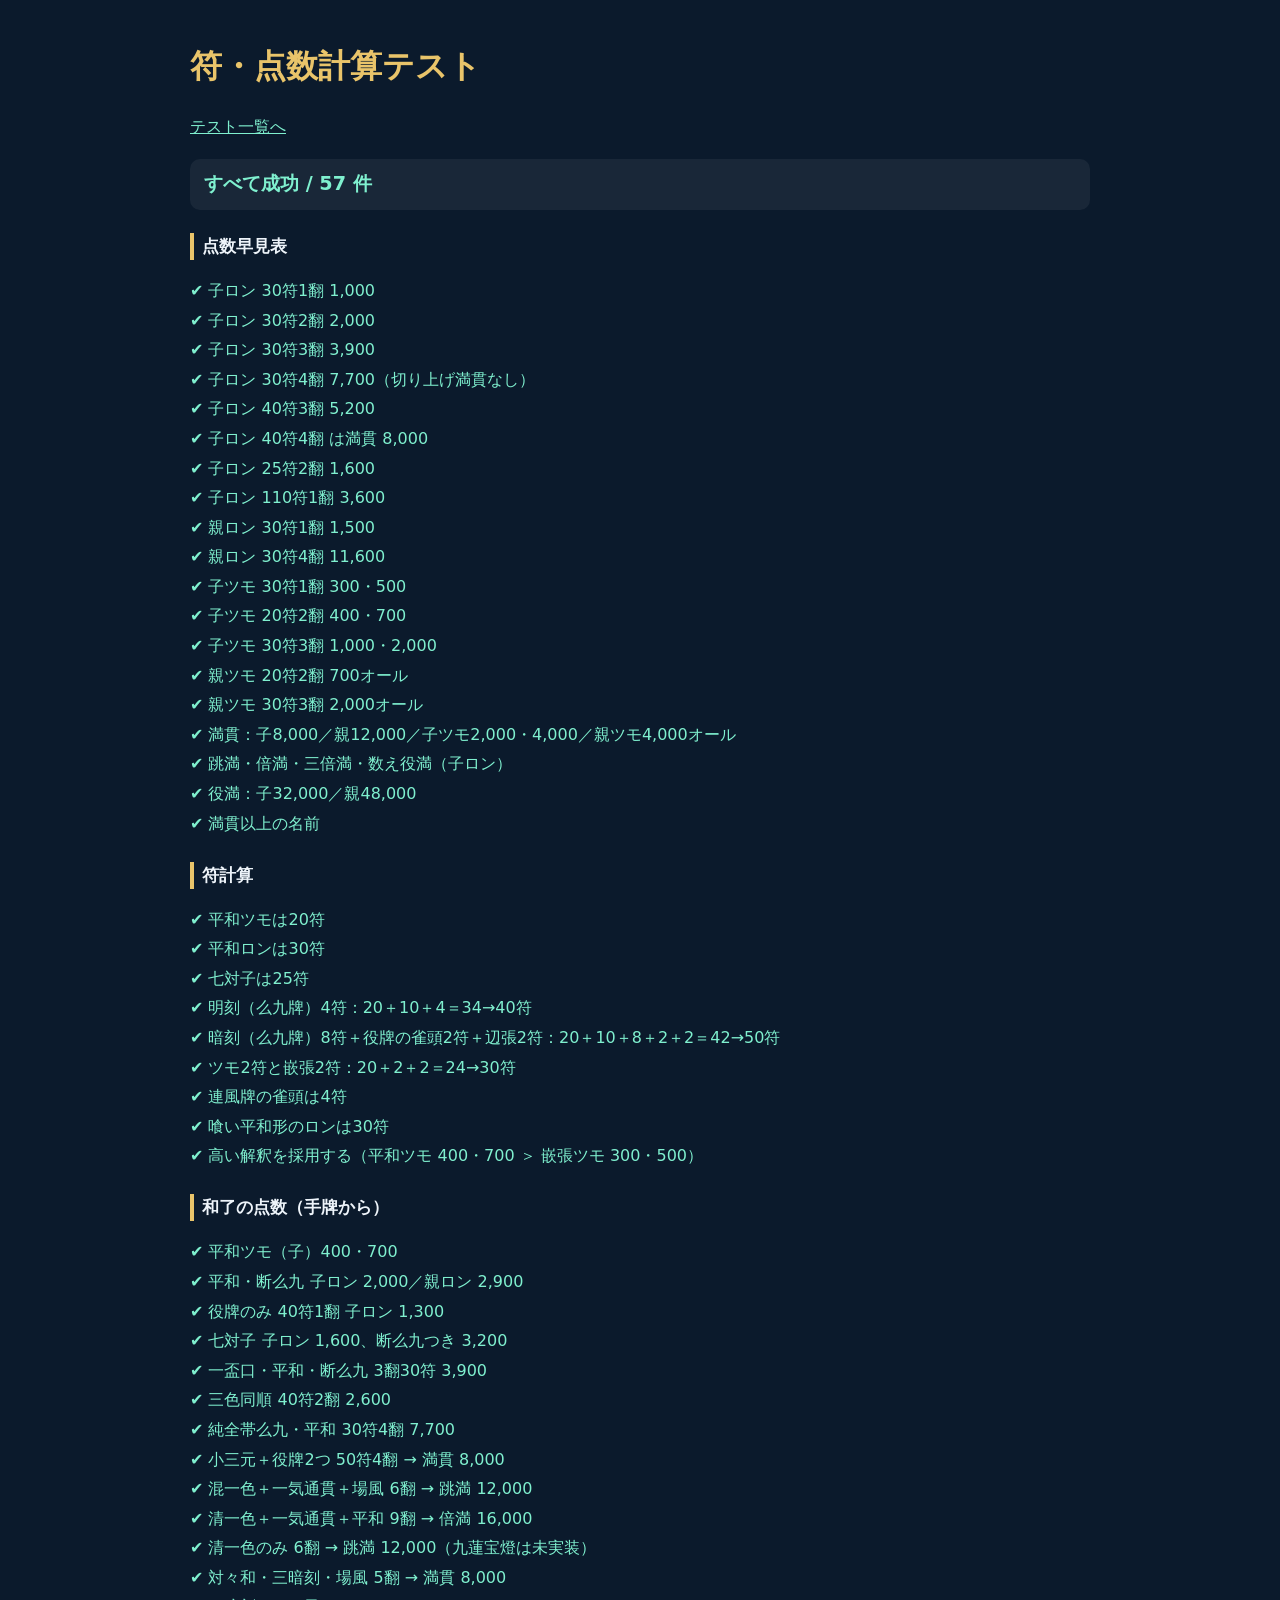
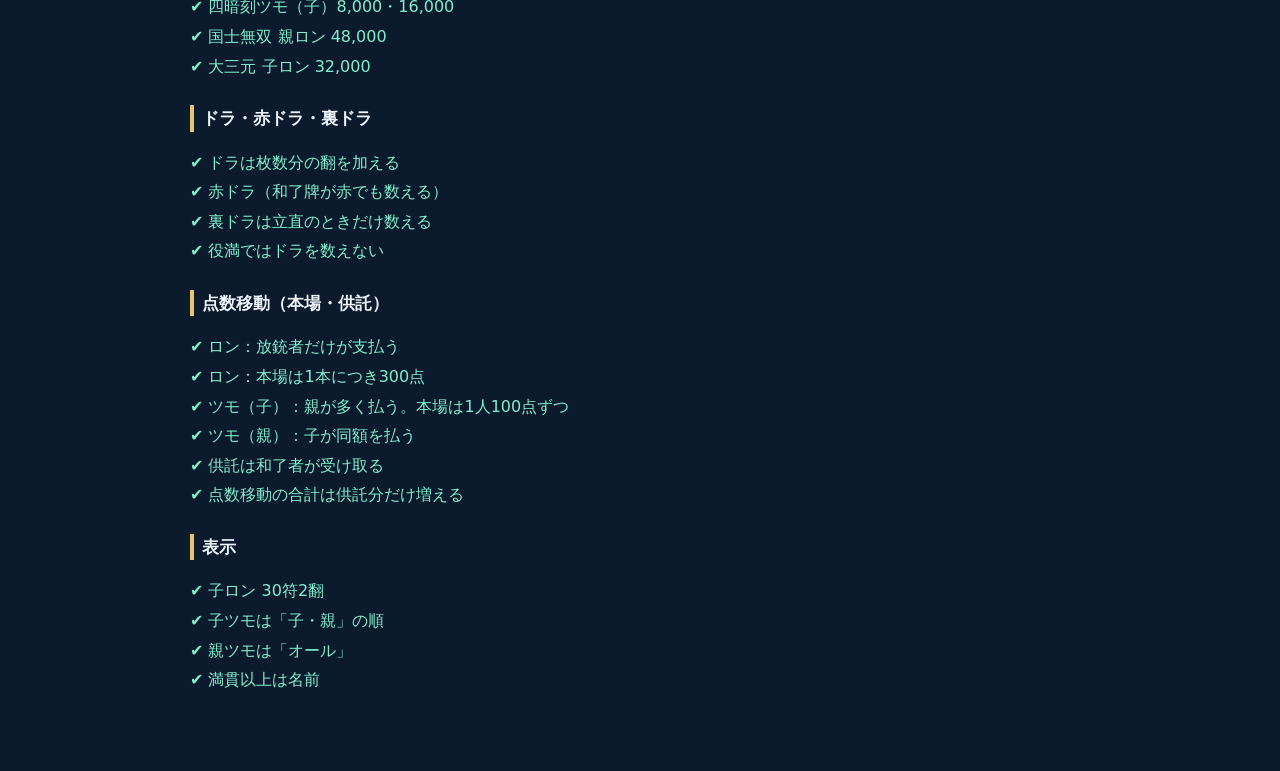
<file: tests/scoring-tests.html>
<!doctype html>
<html lang="ja">
<head>
  <meta charset="utf-8">
  <meta name="viewport" content="width=device-width, initial-scale=1">
  <title>符・点数計算テスト | 星翠麻雀</title>
  <link rel="stylesheet" href="test-page.css">
</head>
<body>
  <h1>符・点数計算テスト</h1>
  <p><a href="index.html">テスト一覧へ</a></p>
  <div id="out"></div>

  <script src="../js/constants.js"></script>
  <script src="../data/rules.js"></script>
  <script src="../js/tiles.js"></script>
  <script src="../js/wall.js"></script>
  <script src="../js/hand-sorter.js"></script>
  <script src="../js/shanten.js"></script>
  <script src="../js/ukeire.js"></script>
  <script src="../js/agari.js"></script>
  <script src="../js/yaku.js"></script>
  <script src="../js/scoring.js"></script>
  <script src="test-runner.js"></script>
  <script src="specs/helpers.js"></script>
  <script src="specs/scoring.spec.js"></script>
  <script>MJTest.renderToDom(MJTest.run(), document.getElementById('out'));</script>
</body>
</html>
</file>
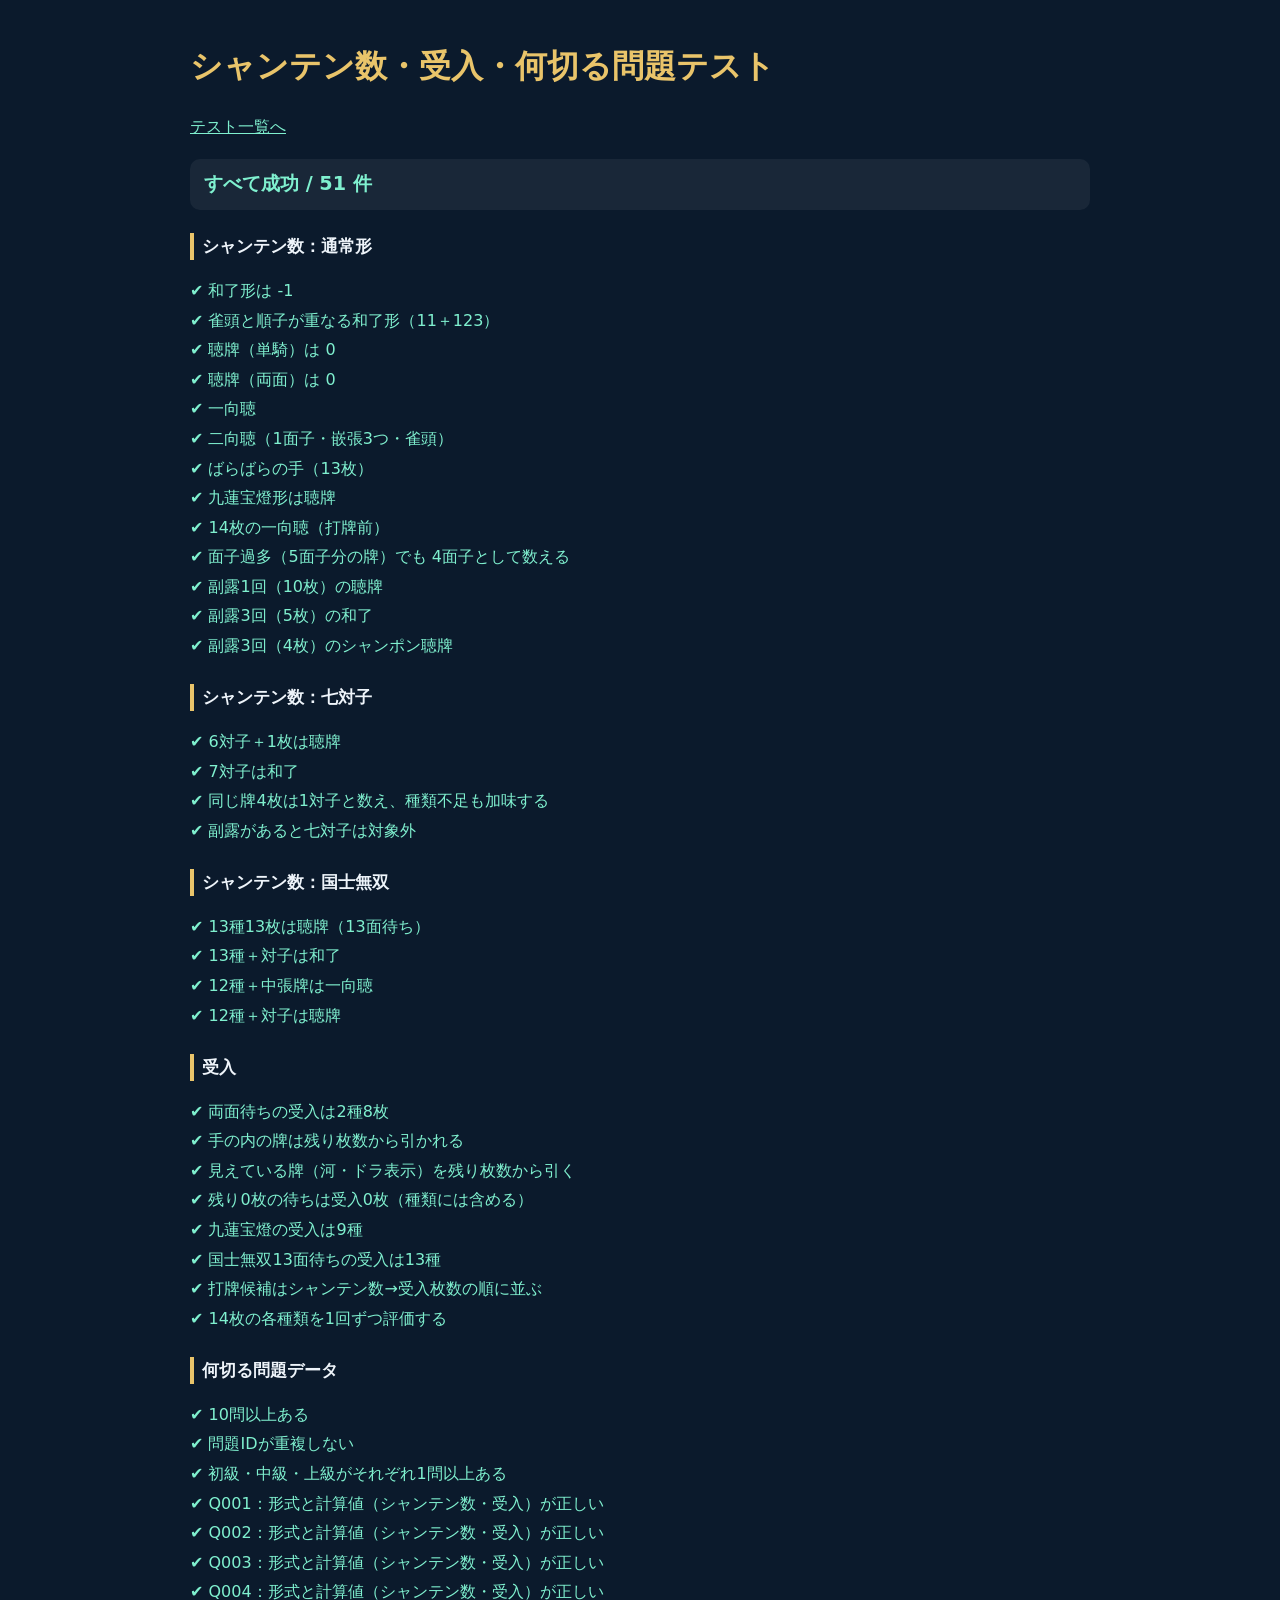
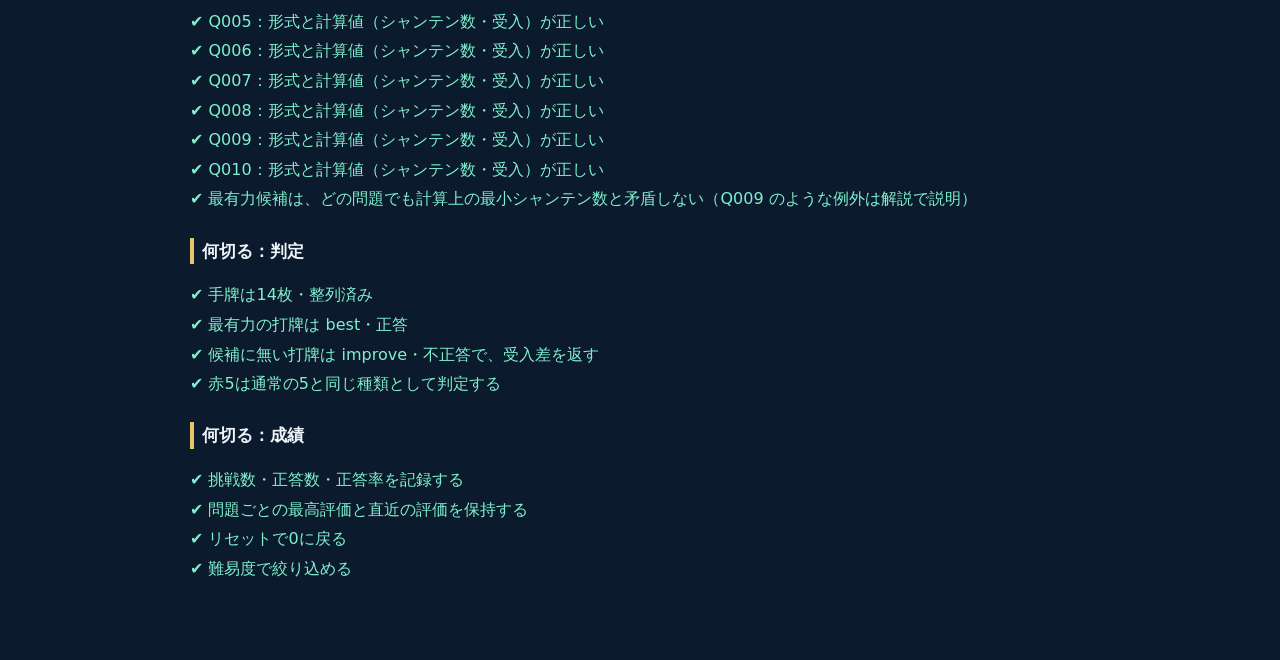
<file: tests/shanten-tests.html>
<!doctype html>
<html lang="ja">
<head>
  <meta charset="utf-8">
  <meta name="viewport" content="width=device-width, initial-scale=1">
  <title>シャンテン数・受入・何切る問題テスト | 星翠麻雀</title>
  <link rel="stylesheet" href="test-page.css">
</head>
<body>
  <h1>シャンテン数・受入・何切る問題テスト</h1>
  <p><a href="index.html">テスト一覧へ</a></p>
  <div id="out"></div>

  <script src="../js/constants.js"></script>
  <script src="../data/rules.js"></script>
  <script src="../data/questions.js"></script>
  <script src="../js/tiles.js"></script>
  <script src="../js/wall.js"></script>
  <script src="../js/hand-sorter.js"></script>
  <script src="../js/storage.js"></script>
  <script src="../js/shanten.js"></script>
  <script src="../js/ukeire.js"></script>
  <script src="../js/modes/nanikiru-model.js"></script>
  <script src="test-runner.js"></script>
  <script src="specs/shanten.spec.js"></script>
  <script src="specs/questions.spec.js"></script>
  <script>MJTest.renderToDom(MJTest.run(), document.getElementById('out'));</script>
</body>
</html>
</file>
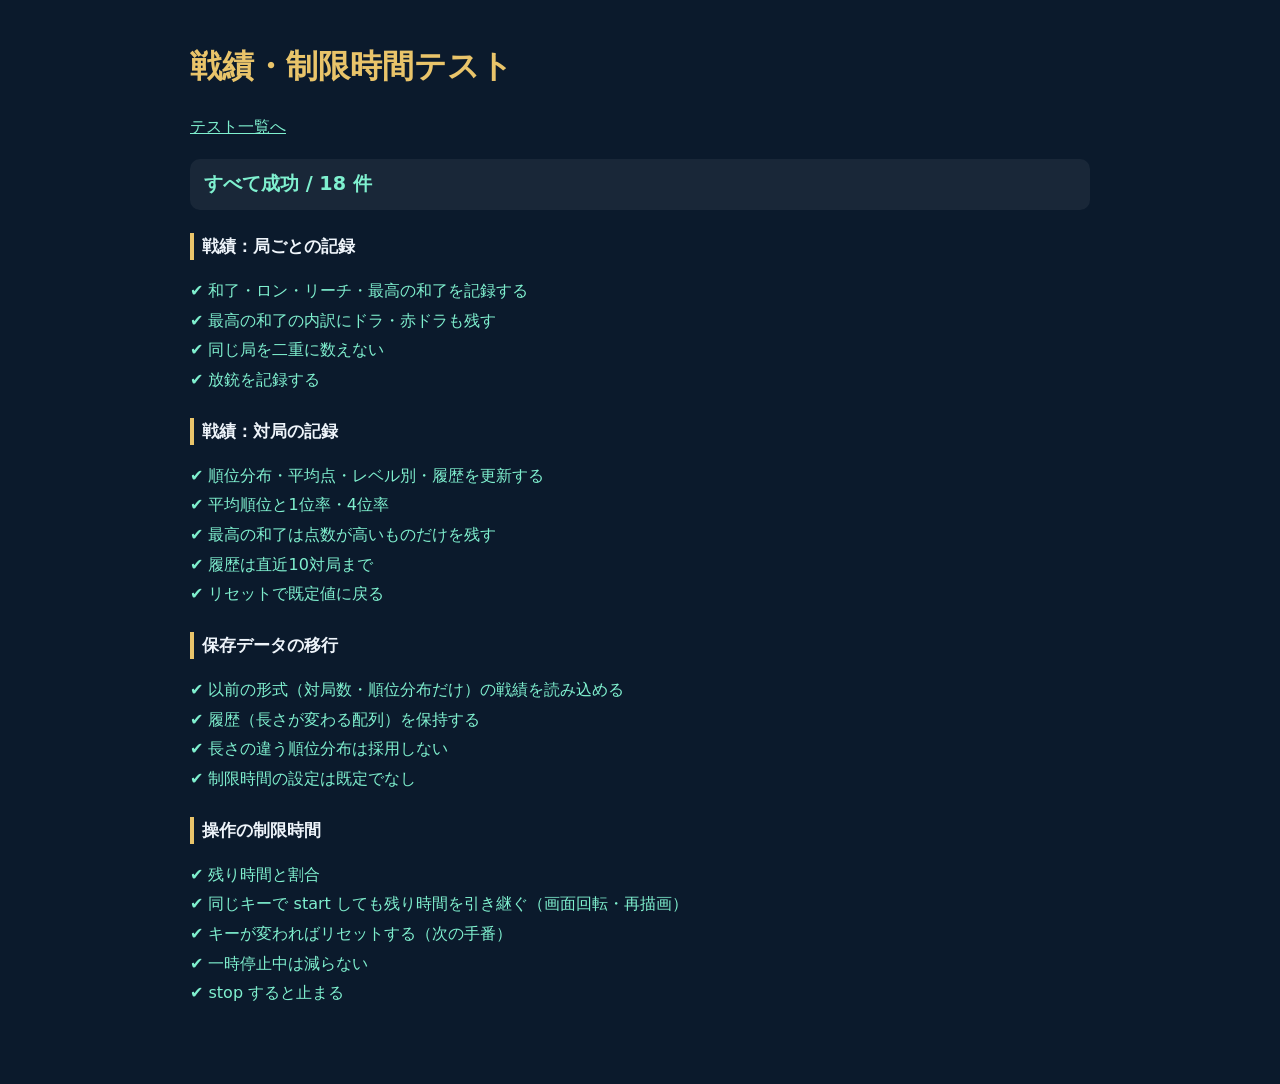
<file: tests/stats-tests.html>
<!doctype html>
<html lang="ja">
<head>
  <meta charset="utf-8">
  <meta name="viewport" content="width=device-width, initial-scale=1">
  <title>戦績・制限時間テスト | 星翠麻雀</title>
  <link rel="stylesheet" href="test-page.css">
</head>
<body>
  <h1>戦績・制限時間テスト</h1>
  <p><a href="index.html">テスト一覧へ</a></p>
  <div id="out"></div>

  <script src="../js/constants.js"></script>
  <script src="../data/rules.js"></script>
  <script src="../js/tiles.js"></script>
  <script src="../js/wall.js"></script>
  <script src="../js/hand-sorter.js"></script>
  <script src="../js/shanten.js"></script>
  <script src="../js/ukeire.js"></script>
  <script src="../js/agari.js"></script>
  <script src="../js/yaku.js"></script>
  <script src="../js/scoring.js"></script>
  <script src="../js/game-engine.js"></script>
  <script src="../js/cpu-player.js"></script>
  <script src="../js/storage.js"></script>
  <script src="../js/match-stats.js"></script>
  <script src="../js/turn-timer.js"></script>
  <script src="test-runner.js"></script>
  <script src="specs/helpers.js"></script>
  <script src="specs/stats.spec.js"></script>
  <script>MJTest.renderToDom(MJTest.run(), document.getElementById('out'));</script>
</body>
</html>
</file>
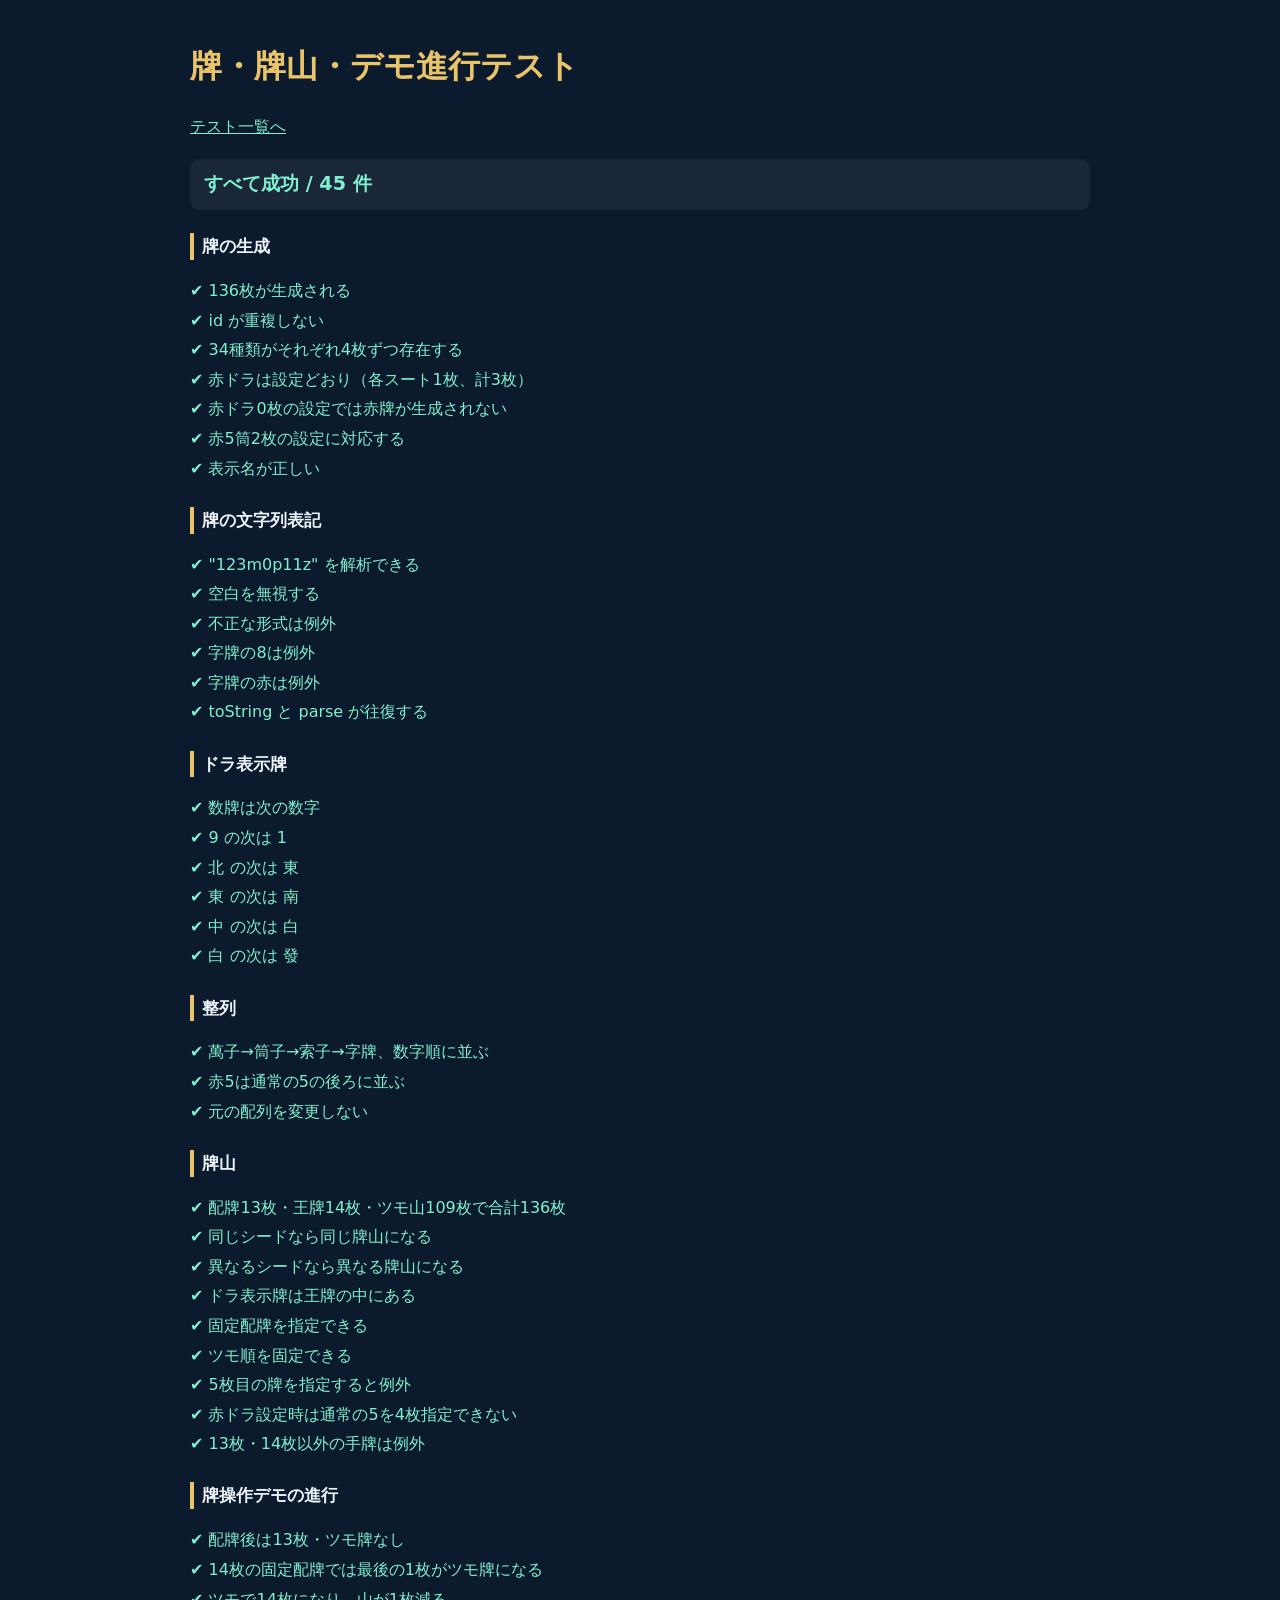
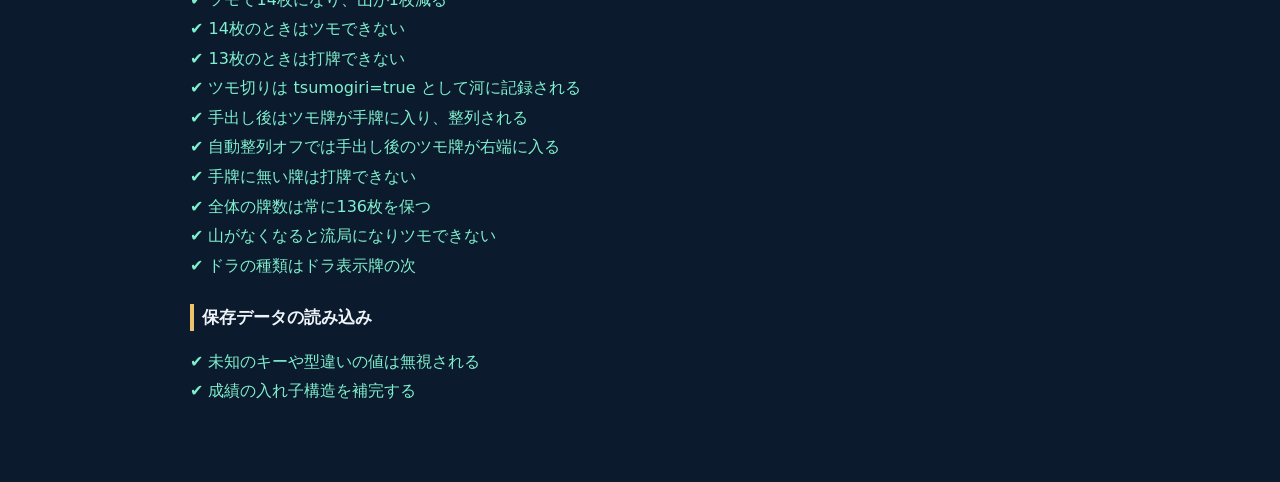
<file: tests/tiles-tests.html>
<!doctype html>
<html lang="ja">
<head>
  <meta charset="utf-8">
  <meta name="viewport" content="width=device-width, initial-scale=1">
  <title>牌・牌山・デモ進行テスト | 星翠麻雀</title>
  <link rel="stylesheet" href="test-page.css">
</head>
<body>
  <h1>牌・牌山・デモ進行テスト</h1>
  <p><a href="index.html">テスト一覧へ</a></p>
  <div id="out"></div>

  <script src="../js/constants.js"></script>
  <script src="../data/rules.js"></script>
  <script src="../js/tiles.js"></script>
  <script src="../js/wall.js"></script>
  <script src="../js/hand-sorter.js"></script>
  <script src="../js/storage.js"></script>
  <script src="../js/modes/demo-model.js"></script>
  <script src="test-runner.js"></script>
  <script src="specs/tiles.spec.js"></script>
  <script src="specs/demo-model.spec.js"></script>
  <script>MJTest.renderToDom(MJTest.run(), document.getElementById('out'));</script>
</body>
</html>
</file>
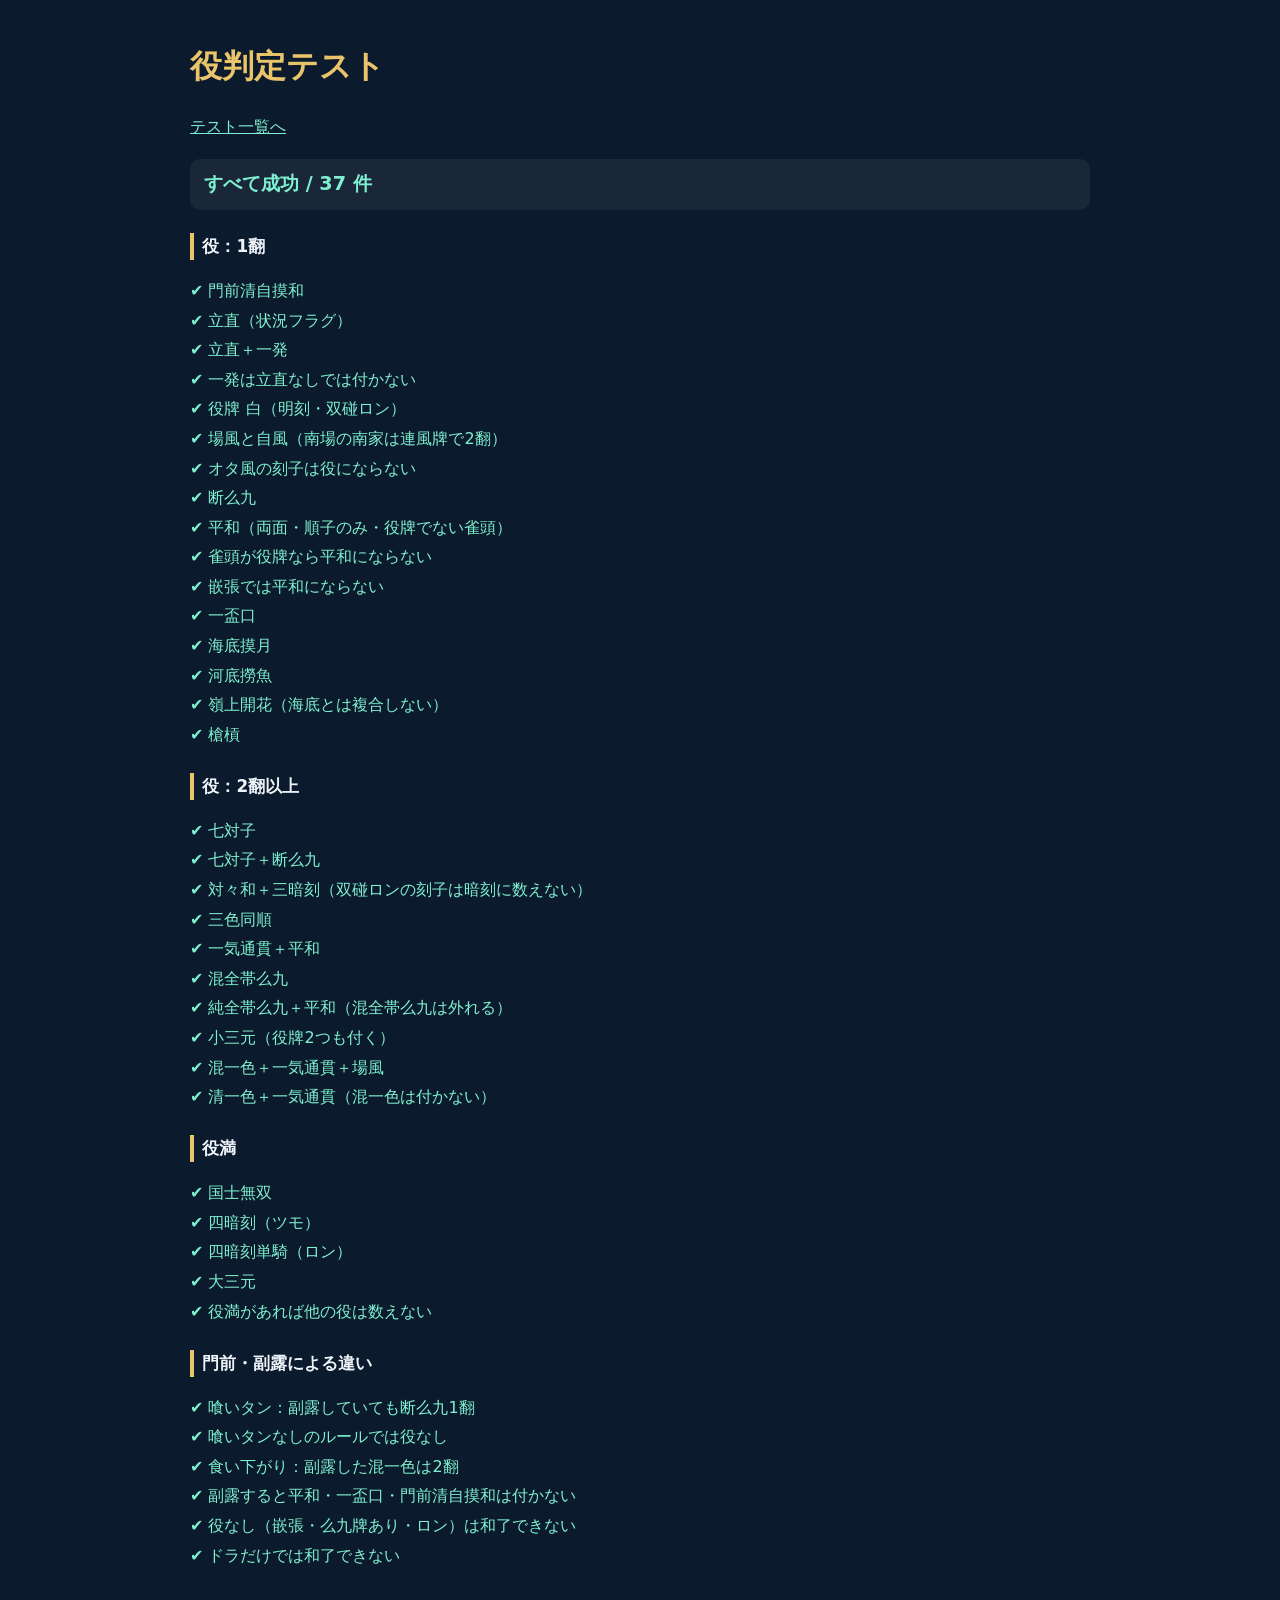
<file: tests/yaku-tests.html>
<!doctype html>
<html lang="ja">
<head>
  <meta charset="utf-8">
  <meta name="viewport" content="width=device-width, initial-scale=1">
  <title>役判定テスト | 星翠麻雀</title>
  <link rel="stylesheet" href="test-page.css">
</head>
<body>
  <h1>役判定テスト</h1>
  <p><a href="index.html">テスト一覧へ</a></p>
  <div id="out"></div>

  <script src="../js/constants.js"></script>
  <script src="../data/rules.js"></script>
  <script src="../js/tiles.js"></script>
  <script src="../js/wall.js"></script>
  <script src="../js/hand-sorter.js"></script>
  <script src="../js/shanten.js"></script>
  <script src="../js/ukeire.js"></script>
  <script src="../js/agari.js"></script>
  <script src="../js/yaku.js"></script>
  <script src="../js/scoring.js"></script>
  <script src="test-runner.js"></script>
  <script src="specs/helpers.js"></script>
  <script src="specs/yaku.spec.js"></script>
  <script>MJTest.renderToDom(MJTest.run(), document.getElementById('out'));</script>
</body>
</html>
</file>
<file: css/base.css>
/* 基本：デザイントークン、リセット、ボタン、パネル、ダイアログ */
:root {
  --bg-0: #061120;
  --bg-1: #0b2034;
  --bg-2: #123150;
  --felt-0: #0f4a4c;
  --felt-1: #0a2f3c;
  --gold: #e9c46a;
  --gold-deep: #b98a2a;
  --jade: #46d6ae;
  --jade-deep: #17866b;
  --violet: #a58bff;
  --rose: #ff7fa6;
  --text: #eef4fa;
  --muted: #a8bccd;
  --panel: rgba(12, 30, 50, 0.66);
  --panel-strong: rgba(10, 24, 42, 0.9);
  --line: rgba(255, 255, 255, 0.14);
  --line-gold: rgba(233, 196, 106, 0.55);
  --danger: #ff6b6b;
  --warn: #ffc15e;
  --radius: 16px;
  --radius-sm: 10px;
  --shadow: 0 10px 30px rgba(0, 0, 0, 0.35);
  --safe-t: env(safe-area-inset-top, 0px);
  --safe-r: env(safe-area-inset-right, 0px);
  --safe-b: env(safe-area-inset-bottom, 0px);
  --safe-l: env(safe-area-inset-left, 0px);
  --font: system-ui, -apple-system, "Hiragino Sans", "Hiragino Kaku Gothic ProN", "Yu Gothic UI", "Meiryo", sans-serif;
  --font-serif: "Hiragino Mincho ProN", "Yu Mincho", "YuMincho", "Noto Serif JP", serif;
  color-scheme: dark;
}

*, *::before, *::after { box-sizing: border-box; }

html { -webkit-text-size-adjust: 100%; text-size-adjust: 100%; }

body {
  margin: 0;
  min-height: 100vh;
  min-height: 100dvh;
  font-family: var(--font);
  font-size: 16px;
  line-height: 1.6;
  color: var(--text);
  background: var(--bg-0);
  /* ダブルタップ拡大を防ぐ（ピンチ拡大は残す） */
  touch-action: manipulation;
  -webkit-tap-highlight-color: transparent;
  overflow-x: hidden;
}

[hidden] { display: none !important; }

h1, h2, h3 { line-height: 1.3; margin: 0 0 .5em; }
h1:focus, h2:focus { outline: none; }
p { margin: 0 0 .8em; }
code {
  font-family: ui-monospace, "SFMono-Regular", Consolas, monospace;
  background: rgba(255, 255, 255, .08);
  padding: .1em .4em;
  border-radius: 6px;
}

:focus-visible {
  outline: 3px solid var(--jade);
  outline-offset: 2px;
}

.sr-only {
  position: absolute !important;
  top: 0;
  left: 0;
  width: 1px; height: 1px;
  overflow: hidden;
  clip: rect(0 0 0 0);
  white-space: nowrap;
}

#app {
  position: relative;
  z-index: 1;
  min-height: 100vh;
  min-height: 100dvh;
}

/* ---------- ボタン ---------- */
.btn {
  display: inline-flex;
  align-items: center;
  justify-content: center;
  gap: .45em;
  min-height: 48px;
  min-width: 48px;
  padding: .6em 1.3em;
  border-radius: 999px;
  border: 1px solid var(--line);
  background: linear-gradient(180deg, rgba(255, 255, 255, .12), rgba(255, 255, 255, .03));
  color: var(--text);
  font: inherit;
  font-weight: 700;
  letter-spacing: .04em;
  cursor: pointer;
  user-select: none;
  -webkit-user-select: none;
  transition: transform .12s ease, box-shadow .2s ease, background .2s ease, opacity .2s;
}
.btn:hover { background: linear-gradient(180deg, rgba(255, 255, 255, .18), rgba(255, 255, 255, .06)); }
.btn:active { transform: translateY(1px) scale(.98); }

.btn-primary {
  border-color: rgba(255, 235, 180, .7);
  background: linear-gradient(180deg, #f6dc92 0%, #e0b451 55%, #b98a2a 100%);
  color: #2b1d02;
  box-shadow: 0 4px 0 #7d5a14, 0 8px 22px rgba(233, 196, 106, .35), inset 0 1px 0 rgba(255, 255, 255, .7);
}
.btn-primary:hover { background: linear-gradient(180deg, #fbe6aa 0%, #e8bf5f 55%, #c1932f 100%); }
.btn-primary:active { box-shadow: 0 2px 0 #7d5a14, 0 4px 12px rgba(233, 196, 106, .3); transform: translateY(2px); }

.btn-ghost { background: rgba(255, 255, 255, .04); }
.btn-danger { background: linear-gradient(180deg, #ff8f8f, #d94848); border-color: #ffb3b3; color: #2a0505; box-shadow: 0 4px 0 #7a1f1f; }
.btn-danger-ghost { border-color: rgba(255, 107, 107, .6); color: #ffc2c2; }
.btn-xl { min-height: 60px; padding: .7em 2.6em; font-size: 1.2rem; }

.btn.is-disabled, .btn[aria-disabled="true"] {
  opacity: .45;
  filter: saturate(.4);
  box-shadow: none;
}

.btn-icon {
  display: inline-grid;
  place-items: center;
  width: 48px; height: 48px;
  border-radius: 14px;
  border: 1px solid var(--line);
  background: rgba(255, 255, 255, .06);
  color: var(--text);
  font-size: 1.6rem;
  line-height: 1;
  cursor: pointer;
  flex: none;
}
.btn-icon:hover { background: rgba(255, 255, 255, .12); }

.badge {
  display: inline-block;
  padding: .12em .6em;
  border-radius: 999px;
  font-size: .72rem;
  font-weight: 700;
  letter-spacing: .05em;
  vertical-align: middle;
  border: 1px solid currentColor;
}
.badge-planned { color: #ffd38a; background: rgba(255, 193, 94, .12); }
.badge-active { color: #7ff0cf; background: rgba(70, 214, 174, .12); }

.chip-btn {
  min-height: 44px;
  padding: .3em .9em;
  border-radius: 999px;
  border: 1px solid var(--line);
  background: rgba(255, 255, 255, .06);
  color: var(--text);
  font: inherit;
  font-size: .9rem;
  cursor: pointer;
}

/* ---------- ページ共通 ---------- */
.screen { min-height: 100vh; min-height: 100dvh; }

.page-header {
  position: sticky;
  top: 0;
  z-index: 5;
  display: flex;
  align-items: center;
  gap: 12px;
  padding: calc(10px + var(--safe-t)) calc(14px + var(--safe-r)) 10px calc(14px + var(--safe-l));
  background: linear-gradient(180deg, rgba(6, 17, 32, .92), rgba(6, 17, 32, .6));
  backdrop-filter: blur(10px);
  -webkit-backdrop-filter: blur(10px);
  border-bottom: 1px solid var(--line);
}
.page-header h2 { flex: 1; margin: 0; text-align: center; font-size: 1.15rem; letter-spacing: .08em; }
.header-spacer { width: 48px; flex: none; }

.page-body {
  max-width: 880px;
  margin: 0 auto;
  padding: 20px calc(16px + var(--safe-r)) calc(40px + var(--safe-b)) calc(16px + var(--safe-l));
}
.page-lead { color: var(--muted); }

.prose h3 {
  margin-top: 1.6em;
  padding-left: .6em;
  border-left: 4px solid var(--gold);
  font-size: 1.1rem;
}
.prose li { margin-bottom: .35em; }

.notice {
  padding: 16px 18px;
  border-radius: var(--radius);
  border: 1px solid var(--line);
  background: var(--panel);
  margin-bottom: 18px;
}
.notice strong { display: block; margin-bottom: .3em; }
.notice-planned { border-color: rgba(255, 193, 94, .5); background: rgba(80, 55, 10, .35); }

.plan-list { padding-left: 1.3em; margin-bottom: 24px; }
.plan-list li { margin-bottom: .45em; }

.table-scroll { overflow-x: auto; -webkit-overflow-scrolling: touch; }
.data-table {
  width: 100%;
  border-collapse: collapse;
  background: var(--panel);
  border-radius: var(--radius-sm);
  overflow: hidden;
  font-size: .95rem;
}
.data-table th, .data-table td {
  padding: .7em .9em;
  border-bottom: 1px solid var(--line);
  text-align: left;
  vertical-align: top;
}
.data-table thead th { background: rgba(233, 196, 106, .12); color: var(--gold); white-space: nowrap; }
.data-table tbody th { white-space: nowrap; }

/* ---------- 設定フォーム ---------- */
.settings-form { display: grid; gap: 10px; }
.set-row {
  display: flex;
  align-items: center;
  gap: 14px;
  min-height: 60px;
  padding: 10px 16px;
  border-radius: var(--radius-sm);
  background: var(--panel);
  border: 1px solid var(--line);
  cursor: pointer;
}
.set-label { flex: 1; font-weight: 600; }
.set-label small { display: block; font-weight: 400; color: var(--muted); font-size: .8rem; line-height: 1.45; margin-top: 2px; }
.set-row select {
  min-height: 44px;
  min-width: 128px;
  padding: 0 12px;
  border-radius: 10px;
  border: 1px solid var(--line);
  background: var(--bg-2);
  color: var(--text);
  font: inherit;
}
.set-row input[type="range"] { width: min(40vw, 200px); min-height: 44px; accent-color: var(--gold); }
.set-output { min-width: 3.2em; text-align: right; font-variant-numeric: tabular-nums; color: var(--gold); }
.settings-form.compact .set-row { min-height: 52px; padding: 6px 12px; }
.settings-form.compact .set-label small { display: none; }

.switch {
  appearance: none;
  -webkit-appearance: none;
  position: relative;
  width: 56px; height: 32px;
  margin: 6px 0;
  border-radius: 999px;
  background: rgba(255, 255, 255, .18);
  border: 1px solid var(--line);
  cursor: pointer;
  flex: none;
  transition: background .2s;
}
.switch::before {
  content: "";
  position: absolute;
  top: 3px; left: 3px;
  width: 24px; height: 24px;
  border-radius: 50%;
  background: #fff;
  box-shadow: 0 2px 6px rgba(0, 0, 0, .4);
  transition: transform .2s;
}
/* 色だけに頼らず、オン・オフを文字でも示す */
.switch::after {
  content: "OFF";
  position: absolute;
  right: 7px; top: 50%;
  transform: translateY(-50%);
  font-size: 9px;
  font-weight: 800;
  color: rgba(255, 255, 255, .7);
}
.switch:checked { background: var(--jade-deep); border-color: var(--jade); }
.switch:checked::before { transform: translateX(24px); }
.switch:checked::after { content: "ON"; left: 8px; right: auto; }

/* ---------- ダイアログ ---------- */
.dlg {
  width: min(520px, calc(100vw - 24px));
  max-height: calc(100dvh - 24px);
  padding: 0;
  border: 1px solid var(--line-gold);
  border-radius: 22px;
  background: linear-gradient(180deg, rgba(20, 44, 70, .97), rgba(9, 22, 38, .98));
  color: var(--text);
  box-shadow: var(--shadow), 0 0 40px rgba(165, 139, 255, .2);
  overflow: auto;
}
.dlg::backdrop { background: rgba(2, 8, 16, .66); backdrop-filter: blur(3px); }
.dlg form { padding: 22px 20px calc(18px + var(--safe-b)); }
.dlg-title { font-size: 1.15rem; color: var(--gold); letter-spacing: .06em; }
.dlg-msg { white-space: pre-wrap; }
.dlg-actions { display: flex; justify-content: flex-end; flex-wrap: wrap; gap: 10px; margin-top: 18px; }
.dlg-links { display: flex; flex-wrap: wrap; gap: 8px; margin-top: 14px; }
.dlg-sheet { margin-bottom: 0; }
@media (max-width: 600px) {
  .dlg-sheet {
    width: 100vw;
    max-width: 100vw;
    border-radius: 22px 22px 0 0;
    border-bottom: 0;
  }
}

.field { display: grid; gap: 4px; margin-bottom: 14px; }
.field span { font-size: .9rem; color: var(--muted); }
.field input {
  min-height: 48px;
  padding: 0 14px;
  border-radius: 12px;
  border: 1px solid var(--line);
  background: rgba(0, 0, 0, .25);
  color: var(--text);
  font: inherit;
  font-family: ui-monospace, Consolas, monospace;
}
.sample-row { display: flex; flex-wrap: wrap; align-items: center; gap: 6px; font-size: .9rem; color: var(--muted); }
.form-error { color: #ffb3b3; margin-top: 12px; }

/* ---------- 通知 ---------- */
.toast {
  position: fixed;
  left: 50%;
  bottom: calc(150px + var(--safe-b));
  z-index: 60;
  max-width: min(92vw, 520px);
  padding: 12px 20px;
  border-radius: 14px;
  background: var(--panel-strong);
  border: 1px solid var(--line-gold);
  box-shadow: var(--shadow);
  font-weight: 600;
  text-align: center;
  transform: translate(-50%, 10px);
  opacity: 0;
  pointer-events: none;
}
.toast.is-show { animation: toast-in .25s ease forwards; }
.toast[data-type="warn"] { border-color: var(--warn); }
.toast[data-type="warn"]::before { content: "⚠ "; color: var(--warn); }
.toast[data-type="error"] { border-color: var(--danger); }
@keyframes toast-in { to { transform: translate(-50%, 0); opacity: 1; } }

.debug-panel {
  position: fixed;
  left: calc(8px + var(--safe-l));
  top: calc(70px + var(--safe-t));
  z-index: 70;
  width: min(420px, 60vw);
  max-height: 50vh;
  overflow: auto;
  padding: 8px 10px;
  border-radius: 10px;
  background: rgba(0, 0, 0, .78);
  border: 1px solid #3fd1a8;
  font-size: 11px;
  color: #bdf5e3;
  pointer-events: auto;
}
.debug-panel pre { margin: 4px 0 0; white-space: pre-wrap; word-break: break-all; font-family: ui-monospace, Consolas, monospace; }
.debug-log { color: #9fb3c8; border-top: 1px dashed #335; padding-top: 4px; }
</file>
<file: css/lobby.css>
/* タイトル画面・モード選択画面 */
.screen-title {
  display: grid;
  place-items: center;
  padding: calc(24px + var(--safe-t)) 16px calc(24px + var(--safe-b));
}
.title-hero {
  display: grid;
  justify-items: center;
  text-align: center;
  gap: 6px;
}
.emblem {
  width: clamp(110px, 26vw, 170px);
  filter: drop-shadow(0 0 22px rgba(233, 196, 106, .45)) drop-shadow(0 0 40px rgba(70, 214, 174, .25));
  animation: emblem-float 6s ease-in-out infinite;
}
.title-logo {
  margin: 12px 0 0;
  font-family: var(--font-serif);
  font-size: clamp(2.6rem, 11vw, 4.6rem);
  font-weight: 800;
  letter-spacing: .14em;
  background: linear-gradient(180deg, #fff6d6 0%, #f0cf78 45%, #b98a2a 100%);
  -webkit-background-clip: text;
  background-clip: text;
  color: transparent;
  filter: drop-shadow(0 3px 0 rgba(60, 35, 0, .6)) drop-shadow(0 0 18px rgba(233, 196, 106, .35));
}
.title-sub {
  margin: 0;
  font-size: .9rem;
  letter-spacing: .5em;
  color: var(--jade);
  text-indent: .5em;
}
.title-lead { margin: 12px 0 26px; color: var(--muted); }
.title-version { margin-top: 18px; font-size: .8rem; color: var(--muted); }

.screen-modes { padding-bottom: calc(24px + var(--safe-b)); }

.mode-grid {
  display: grid;
  grid-template-columns: repeat(auto-fit, minmax(260px, 1fr));
  gap: 18px;
  max-width: 1080px;
  margin: 0 auto;
  padding: 22px calc(16px + var(--safe-r)) 10px calc(16px + var(--safe-l));
}

.mode-card {
  --accent: var(--jade);
  position: relative;
  display: flex;
  flex-direction: column;
  gap: 8px;
  padding: 20px 20px 22px;
  border-radius: 22px;
  background:
    radial-gradient(120% 80% at 100% 0%, color-mix(in srgb, var(--accent) 22%, transparent), transparent 60%),
    var(--panel);
  border: 1px solid color-mix(in srgb, var(--accent) 45%, transparent);
  box-shadow: var(--shadow), inset 0 1px 0 rgba(255, 255, 255, .08);
  backdrop-filter: blur(8px);
  -webkit-backdrop-filter: blur(8px);
  overflow: hidden;
}
.mode-card::before {
  content: "";
  position: absolute;
  inset: 0 0 auto 0;
  height: 3px;
  background: linear-gradient(90deg, transparent, var(--accent), transparent);
}
.mode-card.theme-violet { --accent: var(--violet); }
.mode-card.theme-gold { --accent: var(--gold); }
.mode-card h3 { font-size: 1.3rem; margin: 4px 0 0; }
.mode-card p { color: var(--muted); margin: 0; flex: 1; }
.mode-card .btn { margin-top: 8px; }

.mode-art {
  display: flex;
  justify-content: center;
  align-items: flex-end;
  gap: 8px;
  height: 92px;
  --tile-w: 44px;
}
.mode-art .tile:nth-child(2) { transform: translateY(-10px) rotate(4deg); }
.mode-art .tile:nth-child(1) { transform: rotate(-6deg); }
.mode-art .tile:nth-child(3) { transform: rotate(7deg); }

.mode-meta { display: flex; flex-wrap: wrap; gap: 6px 18px; margin: 6px 0 0; font-size: .88rem; }
.mode-meta div { display: flex; gap: 6px; }
.mode-meta dt { color: var(--accent); font-weight: 700; }
.mode-meta dd { margin: 0; }

.lobby-nav {
  display: grid;
  grid-template-columns: repeat(auto-fit, minmax(150px, 1fr));
  gap: 10px;
  max-width: 1080px;
  margin: 12px auto 0;
  padding: 0 calc(16px + var(--safe-r)) 0 calc(16px + var(--safe-l));
}
.nav-tile {
  display: flex;
  align-items: center;
  gap: 10px;
  min-height: 56px;
  padding: 10px 14px;
  border-radius: 14px;
  border: 1px solid var(--line);
  background: var(--panel);
  color: var(--text);
  font: inherit;
  font-weight: 600;
  text-align: left;
  cursor: pointer;
}
.nav-tile span {
  display: inline-grid;
  place-items: center;
  width: 32px; height: 32px;
  border-radius: 10px;
  background: rgba(233, 196, 106, .15);
  color: var(--gold);
  font-weight: 800;
  flex: none;
}
.nav-tile:hover { border-color: var(--line-gold); }
.nav-danger span { background: rgba(255, 107, 107, .15); color: var(--danger); }

.stat-grid { display: grid; grid-template-columns: repeat(auto-fit, minmax(240px, 1fr)); gap: 14px; margin-bottom: 20px; }
.stat-card { padding: 16px 18px; border-radius: var(--radius); background: var(--panel); border: 1px solid var(--line); }
.stat-card h3 { font-size: 1.05rem; color: var(--gold); }
.stat-card dl { display: grid; gap: 6px; margin: 0; }
.stat-card dl div { display: flex; justify-content: space-between; border-bottom: 1px dashed var(--line); padding-bottom: 4px; }
.stat-card dd { margin: 0; font-weight: 800; font-variant-numeric: tabular-nums; }
.stat-card.is-planned p { color: var(--muted); margin: 0; }
.stat-card-wide { grid-column: 1 / -1; }
.stat-card h4 { margin: 16px 0 6px; font-size: .92rem; color: var(--jade); }
.stat-card .btn { margin-top: 14px; }
.rank-bars { display: grid; gap: 6px; }
.rank-bar { display: grid; grid-template-columns: 2.6em minmax(0, 1fr) auto; align-items: center; gap: 8px; font-size: .88rem; }
.rank-bar-track { height: 12px; border-radius: 6px; background: rgba(255, 255, 255, .08); overflow: hidden; }
.rank-bar-fill { display: block; height: 100%; border-radius: 6px; background: var(--muted); }
.rank-bar-1 .rank-bar-fill { background: var(--gold); }
.rank-bar-2 .rank-bar-fill { background: var(--jade); }
.rank-bar-3 .rank-bar-fill { background: var(--violet); }
.rank-bar-4 .rank-bar-fill { background: var(--rose); }
.rank-bar-num { font-variant-numeric: tabular-nums; color: var(--muted); }
.best-hand { margin: 0; }
.best-hand strong { color: var(--gold); }
.match-history { margin: 0; padding-left: 1.4em; font-size: .88rem; font-variant-numeric: tabular-nums; }
.match-history li { padding: 2px 0; }
.match-history li.rank-1 { color: var(--gold); }

.log-entry h3 { border: 0; padding: 0; margin-top: 1em; font-size: 1rem; color: var(--jade); }

@keyframes emblem-float {
  0%, 100% { transform: translateY(0); }
  50% { transform: translateY(-8px); }
}
</file>
<file: css/table.css>
/* 対局系の画面（牌操作デモ・今後のCPU対局）：卓・河・手牌・アクションバー */
.play-screen {
  --tile-w: 48px;
  --river-w: 30px;
  display: grid;
  grid-template-columns: minmax(0, 1fr);
  grid-template-rows: auto minmax(0, 1fr) auto auto;
  width: 100%;
  height: 100vh;
  height: 100dvh;
  min-height: 0;
  overflow: hidden;
}

.play-header {
  display: flex;
  align-items: center;
  gap: 10px;
  padding: calc(6px + var(--safe-t)) calc(10px + var(--safe-r)) 6px calc(10px + var(--safe-l));
}
.play-title {
  flex: 1;
  margin: 0;
  text-align: center;
  font-size: 1.05rem;
  letter-spacing: .12em;
  color: var(--gold);
}

.table-wrap {
  min-height: 0;
  padding: 0 calc(10px + var(--safe-r)) 0 calc(10px + var(--safe-l));
  display: flex;
}
.table {
  position: relative;
  flex: 1;
  min-width: 0;
  display: grid;
  grid-template-rows: auto minmax(0, 1fr);
  gap: 10px;
  min-height: 0;
  max-width: 980px;
  margin: 0 auto;
  padding: 12px;
  border-radius: 26px;
  background:
    radial-gradient(60% 50% at 50% 45%, rgba(70, 214, 174, .16), transparent 70%),
    repeating-linear-gradient(45deg, rgba(255, 255, 255, .012) 0 2px, transparent 2px 5px),
    radial-gradient(120% 100% at 50% 40%, var(--felt-0), var(--felt-1) 75%);
  border: 2px solid rgba(233, 196, 106, .55);
  box-shadow:
    inset 0 0 0 6px rgba(6, 20, 30, .55),
    inset 0 0 0 7px rgba(233, 196, 106, .25),
    inset 0 0 60px rgba(0, 0, 0, .45),
    0 14px 40px rgba(0, 0, 0, .45);
}

.table-info {
  display: flex;
  flex-wrap: wrap;
  justify-content: center;
  gap: 8px;
}
.info-chip {
  display: inline-flex;
  align-items: center;
  gap: 8px;
  min-height: 44px;
  padding: 4px 14px;
  border-radius: 999px;
  background: rgba(4, 16, 28, .6);
  border: 1px solid var(--line);
  box-shadow: inset 0 1px 0 rgba(255, 255, 255, .06);
  font-size: .92rem;
}
.info-chip b { font-size: 1.1rem; color: var(--gold); font-variant-numeric: tabular-nums; }
.chip-label { color: var(--muted); font-size: .8rem; }
.dora-slot { --tile-w: 24px; display: inline-flex; }

/* 山の簡易表示（ツモ演出の出発点） */
.wall-stack { position: relative; width: 26px; height: 22px; }
.wall-stack i {
  position: absolute;
  left: 0;
  width: 26px; height: 8px;
  border-radius: 3px;
  background: linear-gradient(180deg, #7b64d6, #3b2c86);
  border: 1px solid rgba(233, 196, 106, .6);
}
.wall-stack i:nth-child(1) { top: 0; }
.wall-stack i:nth-child(2) { top: 6px; }
.wall-stack i:nth-child(3) { top: 12px; }

.river-area {
  position: relative;
  min-height: 0;
  overflow-y: auto;
  overscroll-behavior: contain;
  display: grid;
  place-items: start center;
  padding: 8px;
  border-radius: 18px;
  background: rgba(0, 0, 0, .12);
  border: 1px dashed rgba(233, 196, 106, .22);
}
.river {
  display: grid;
  grid-template-columns: repeat(6, var(--river-w));
  gap: 5px 3px;
  align-content: start;
}
.river-empty {
  position: absolute;
  inset: 0;
  display: grid;
  place-items: center;
  margin: 0;
  color: rgba(255, 255, 255, .38);
  font-size: .9rem;
  text-align: center;
  pointer-events: none;
}
.river-area:not(.is-empty) .river-empty { display: none; }

.table-banner {
  position: absolute;
  inset: 0;
  display: grid;
  place-content: center;
  justify-items: center;
  gap: 14px;
  border-radius: 26px;
  background: rgba(3, 10, 20, .62);
  backdrop-filter: blur(3px);
  text-align: center;
}
.table-banner p { margin: 0; color: var(--muted); }
.table-banner strong {
  display: block;
  font-family: var(--font-serif);
  font-size: 2.4rem;
  letter-spacing: .3em;
  color: var(--gold);
  text-shadow: 0 0 20px rgba(233, 196, 106, .5);
}

/* ---------- 手牌 ---------- */
.hand-zone {
  min-width: 0;
  padding: 6px calc(8px + var(--safe-r)) 0 calc(8px + var(--safe-l));
  text-align: center;
}
.status-line {
  min-height: 1.6em;
  margin: 0 auto 2px;
  max-width: 760px;
  font-size: .92rem;
  font-weight: 600;
  color: var(--text);
}
.hint {
  margin: 0 auto;
  max-width: 760px;
  font-size: .74rem;
  color: var(--muted);
}

.hand {
  display: flex;
  justify-content: center;
  align-items: flex-end;
  /* 選択時に浮き上がる分の余白 */
  padding-top: calc(var(--tile-w) * .18);
  /* 上スワイプは自前で処理し、横スクロールだけブラウザーに任せる */
  touch-action: pan-x;
  user-select: none;
  -webkit-user-select: none;
  -webkit-touch-callout: none;
}
.hand.is-scroll {
  justify-content: flex-start;
  overflow-x: auto;
  overflow-y: hidden;
  scrollbar-width: thin;
  -webkit-overflow-scrolling: touch;
}

/* ---------- アクションバー（主要操作は画面下部へ集約） ---------- */
.action-bar {
  display: grid;
  grid-template-columns: repeat(5, minmax(0, 1fr));
  gap: 8px;
  max-width: 820px;
  width: 100%;
  margin: 0 auto;
  padding: 8px calc(10px + var(--safe-r)) calc(10px + var(--safe-b)) calc(10px + var(--safe-l));
}
.act {
  flex-direction: column;
  gap: 0;
  min-height: 56px;
  padding: 4px 6px;
  border-radius: 16px;
  font-size: .86rem;
  line-height: 1.25;
}
.act-icon { font-size: 1.15rem; line-height: 1; margin-bottom: 2px; }
.act-strong {
  border-color: rgba(70, 214, 174, .7);
  background: linear-gradient(180deg, #52e0b8, #16876b);
  color: #032019;
  box-shadow: 0 4px 0 #0b4d3d;
}
.act-discard {
  border-color: rgba(255, 235, 180, .7);
  background: linear-gradient(180deg, #f6dc92, #c29232);
  color: #2b1d02;
  box-shadow: 0 4px 0 #7d5a14;
}
.btn-sub { display: block; font-size: .72rem; font-weight: 600; opacity: .85; }

/* 狭い画面では2段に */
@media (max-width: 420px) {
  .action-bar { grid-template-columns: repeat(6, minmax(0, 1fr)); }
  .action-bar .act { grid-column: span 2; }
  .action-bar .act-strong, .action-bar .act-discard { grid-column: span 3; order: -1; }
  .hint { display: none; }
}

/* 横向きの低い画面：卓とアクションバーを横に並べる */
@media (orientation: landscape) and (max-height: 520px) {
  .play-screen {
    grid-template-columns: minmax(0, 1fr) 220px;
    grid-template-rows: auto minmax(0, 1fr) auto;
  }
  .play-header { grid-column: 1 / -1; padding-top: calc(2px + var(--safe-t)); padding-bottom: 2px; }
  .play-header .btn-icon { width: 44px; height: 44px; }
  .table-wrap { grid-column: 1; grid-row: 2; }
  .hand-zone { grid-column: 1 / -1; grid-row: 3; padding-bottom: calc(4px + var(--safe-b)); }
  .action-bar {
    grid-column: 2; grid-row: 2;
    grid-template-columns: 1fr 1fr;
    align-content: center;
    width: 220px;
    padding: 0 calc(10px + var(--safe-r)) 0 4px;
  }
  .action-bar .act { grid-column: auto; order: 0; min-height: 48px; }
  .action-bar .act-discard { grid-column: 1 / -1; }
  .table { padding: 8px; gap: 6px; }
  .info-chip { min-height: 36px; padding: 2px 10px; }
  .hint { display: none; }
  .toast { bottom: calc(90px + var(--safe-b)); }
}
</file>
<file: css/tiles.css>
/* 麻雀牌：アイボリーの牌面＋翡翠色の背（厚み）＋光沢。サイズは --tile-w で決まる */
.tile {
  --w: var(--tile-w, 44px);
  --th: calc(var(--w) * .1);   /* 牌の厚み */
  position: relative;
  display: inline-block;
  flex: none;
  width: var(--w);
  height: calc(var(--w) * 1.36);
  margin-bottom: var(--th);
  border-radius: calc(var(--w) * .14);
  background: linear-gradient(165deg, #fffef8 0%, #f7f0de 55%, #e8dcbc 100%);
  box-shadow:
    inset 0 1px 0 #fff,
    inset 0 -2px 3px rgba(130, 105, 60, .28),
    0 var(--th) 0 #2fae8f,
    0 calc(var(--th) + 1px) 0 #125c4b,
    0 calc(var(--th) + 3px) 7px rgba(0, 0, 0, .45);
  overflow: hidden;
}
.tile svg { display: block; width: 100%; height: 100%; padding: 6% 4%; pointer-events: none; }
/* 光沢 */
.tile::after {
  content: "";
  position: absolute;
  inset: 0;
  border-radius: inherit;
  background:
    linear-gradient(115deg, rgba(255, 255, 255, .7) 0%, rgba(255, 255, 255, 0) 32%),
    linear-gradient(0deg, rgba(255, 255, 255, 0) 70%, rgba(255, 255, 255, .35));
  pointer-events: none;
}
/* 赤ドラ：淡い紅色の牌面と金の縁（SVG側の菱形マークでも区別） */
.tile.is-red {
  background: linear-gradient(165deg, #fff7f2 0%, #fbe6dd 55%, #efcfbf 100%);
  box-shadow:
    inset 0 0 0 1.5px rgba(207, 47, 61, .55),
    inset 0 -2px 3px rgba(130, 60, 60, .28),
    0 var(--th) 0 #2fae8f,
    0 calc(var(--th) + 1px) 0 #125c4b,
    0 calc(var(--th) + 3px) 7px rgba(0, 0, 0, .45);
}

/* 伏せ牌：濃紺と紫の装飾柄 */
.tile-back {
  background:
    radial-gradient(circle at 50% 50%, rgba(233, 196, 106, .55) 0 12%, transparent 13%),
    repeating-linear-gradient(45deg, rgba(233, 196, 106, .18) 0 2px, transparent 2px 7px),
    repeating-linear-gradient(-45deg, rgba(233, 196, 106, .18) 0 2px, transparent 2px 7px),
    linear-gradient(160deg, #6a52c9 0%, #33236f 60%, #1a1446 100%);
  box-shadow:
    inset 0 0 0 2px rgba(233, 196, 106, .55),
    0 var(--th) 0 #efe6cc,
    0 calc(var(--th) + 1px) 0 #9a8c68,
    0 calc(var(--th) + 3px) 7px rgba(0, 0, 0, .45);
}

.tile-mini { --tile-w: 24px; }
.tile-river { --tile-w: var(--river-w, 30px); }
.tile-river.is-tsumogiri { filter: brightness(.86) saturate(.85); }
.tile-art { --tile-w: 44px; }

/* ---------- 操作できる手牌 ---------- */
.tile-btn {
  position: relative;
  flex: none;
  display: inline-flex;
  align-items: flex-end;
  justify-content: center;
  /* 見た目より広いタップ領域（上方向に広く取る） */
  padding: calc(var(--tile-w) * .3) 1px 6px;
  margin: 0;
  border: 0;
  border-radius: 10px;
  background: none;
  color: inherit;
  font: inherit;
  cursor: pointer;
  touch-action: pan-x;
  -webkit-tap-highlight-color: transparent;
  -webkit-touch-callout: none;
  user-select: none;
  -webkit-user-select: none;
}
.tile-btn .tile { transition: transform .16s cubic-bezier(.2, .8, .3, 1.2), filter .2s, box-shadow .2s; }
.tile-btn.is-drawn { margin-left: calc(var(--tile-w) * .45); }

@media (hover: hover) and (pointer: fine) {
  .tile-btn:hover .tile { transform: translateY(-4px) scale(1.06); }
  .tile-btn.is-selected:hover .tile { transform: translateY(-30%) scale(1.06); }
}

/* 選択中：浮き上がり＋金の縁＋上の▼マーク（色だけに頼らない） */
.tile-btn.is-selected .tile {
  transform: translateY(-30%);
  box-shadow:
    0 0 0 2px #fff4c7,
    0 0 0 4px var(--gold),
    0 0 18px 4px rgba(233, 196, 106, .65),
    0 var(--th) 0 #2fae8f,
    0 calc(var(--th) + 1px) 0 #125c4b;
}
.tile-btn.is-selected::before {
  content: "▼";
  position: absolute;
  top: calc(var(--tile-w) * -.34);
  left: 50%;
  transform: translateX(-50%);
  font-size: max(10px, calc(var(--tile-w) * .28));
  color: var(--gold);
  text-shadow: 0 0 6px rgba(233, 196, 106, .8);
  pointer-events: none;
}
/* ドラの手牌：下辺に小さな「ド」マーク */
.tile-btn.is-dora::after {
  content: "ド";
  position: absolute;
  bottom: 0;
  left: 50%;
  transform: translateX(-50%);
  padding: 0 3px;
  border-radius: 4px;
  font-size: max(8px, calc(var(--tile-w) * .2));
  line-height: 1.2;
  font-weight: 800;
  color: #2b1d02;
  background: var(--gold);
  pointer-events: none;
}

.tile-btn:focus-visible { outline: none; }
.tile-btn:focus-visible .tile { outline: 3px solid var(--jade); outline-offset: 3px; }

/* ツモ前など打牌できない状態（押すと理由を表示） */
.hand.is-waiting .tile-btn .tile { filter: brightness(.8) saturate(.75); }
.hand.is-locked .tile-btn { cursor: progress; }

/* スワイプ中：指に追従。打牌ラインを越えたら発光 */
.tile-btn.is-dragging { z-index: 3; }
.tile-btn.is-dragging .tile { transition: none; }
.tile-btn.is-armed .tile { box-shadow: 0 0 0 3px var(--jade), 0 0 24px 6px rgba(70, 214, 174, .7); }

/* 長押しの補足表示 */
.tile-info {
  position: fixed;
  z-index: 55;
  display: grid;
  justify-items: center;
  gap: 2px;
  min-width: 120px;
  padding: 8px 14px;
  border-radius: 12px;
  background: var(--panel-strong);
  border: 1px solid var(--line-gold);
  box-shadow: var(--shadow);
  transform: translate(-50%, -100%);
  font-size: .85rem;
  pointer-events: none;
  text-align: center;
}
.tile-info strong { font-size: 1.05rem; color: var(--gold); }
.tile-info-code { font-family: ui-monospace, Consolas, monospace; color: var(--muted); font-size: .75rem; }
</file>
<file: css/nanikiru.css>
/* 何切る問題：一覧・プレイ画面・結果シート */

.tile-xs { --tile-w: 17px; }
.tile-sm { --tile-w: 30px; }
.muted { color: var(--muted); }
.btn-sm { min-height: 44px; padding: .3em 1em; font-size: .88rem; }

/* 評価：色・記号・文字の3つで区別する */
.grade {
  --g: var(--muted);
  display: inline-flex;
  align-items: center;
  gap: .3em;
  padding: .1em .6em;
  border-radius: 999px;
  border: 1px solid var(--g);
  color: var(--g);
  background: color-mix(in srgb, var(--g) 14%, transparent);
  font-size: .8rem;
  font-weight: 800;
  white-space: nowrap;
}
.grade-mark { font-size: 1.05em; }
.grade-best { --g: var(--gold); }
.grade-good { --g: var(--jade); }
.grade-situational { --g: var(--violet); }
.grade-improve { --g: var(--rose); }
.grade-big { font-size: 1.15rem; padding: .25em .9em; }

.badge-review { color: #ffd38a; background: rgba(255, 193, 94, .14); }
.badge-mine { color: var(--text); background: rgba(255, 255, 255, .12); }
.diff { color: var(--muted); }
.diff-easy { color: #7ff0cf; }
.diff-normal { color: #9fc4ff; }
.diff-hard { color: #ffb0c8; }

/* ---------- 一覧 ---------- */
.nk-stats {
  display: flex;
  flex-wrap: wrap;
  align-items: center;
  gap: 10px 22px;
  padding: 14px 18px;
  margin-bottom: 14px;
  border-radius: var(--radius);
  background: var(--panel);
  border: 1px solid var(--line);
}
.nk-stats div { display: grid; }
.nk-stats span { font-size: .8rem; color: var(--muted); }
.nk-stats b { font-size: 1.5rem; color: var(--gold); font-variant-numeric: tabular-nums; line-height: 1.2; }
.nk-stats .btn { margin-left: auto; }

.seg {
  display: flex;
  gap: 4px;
  padding: 4px;
  margin: 6px 0 16px;
  border-radius: 999px;
  background: rgba(0, 0, 0, .25);
  border: 1px solid var(--line);
  width: fit-content;
  max-width: 100%;
}
.seg-btn {
  min-height: 44px;
  min-width: 64px;
  padding: 0 14px;
  border: 0;
  border-radius: 999px;
  background: none;
  color: var(--muted);
  font: inherit;
  font-weight: 700;
  cursor: pointer;
}
.seg-btn[aria-pressed="true"] {
  background: linear-gradient(180deg, rgba(165, 139, 255, .45), rgba(165, 139, 255, .2));
  color: var(--text);
  box-shadow: inset 0 0 0 1px rgba(165, 139, 255, .7);
}
.seg-btn[aria-pressed="true"]::before { content: "✓ "; }

.nk-list {
  display: grid;
  grid-template-columns: repeat(auto-fill, minmax(300px, 1fr));
  gap: 12px;
  margin: 0;
  padding: 0;
  list-style: none;
}
.nk-item {
  display: grid;
  gap: 8px;
  min-height: 44px;
  padding: 14px 16px;
  border-radius: var(--radius);
  background: var(--panel);
  border: 1px solid var(--line);
  color: var(--text);
  text-decoration: none;
  transition: border-color .2s, transform .12s;
}
.nk-item:hover { border-color: rgba(165, 139, 255, .7); }
.nk-item:active { transform: scale(.99); }
.nk-item-head { display: flex; flex-wrap: wrap; align-items: center; gap: 8px; }
.nk-item-id { font-weight: 800; letter-spacing: .06em; color: var(--violet); }
.nk-item-hand { display: flex; gap: 1px; overflow: hidden; }
.nk-item-status { display: flex; align-items: center; gap: 10px; font-size: .85rem; color: var(--muted); }
.nk-item-new { color: var(--muted); }

/* ---------- プレイ画面 ---------- */
.nk-screen {
  grid-template-areas: "head" "main" "hand" "act" "nav";
  grid-template-rows: auto minmax(0, 1fr) auto auto auto;
}
.nk-head { grid-area: head; }
.nk-main {
  grid-area: main;
  min-height: 0;
  overflow-y: auto;
  display: flex;
  flex-direction: column;
  align-items: center;
  gap: 10px;
  padding: 6px calc(12px + var(--safe-r)) 6px calc(12px + var(--safe-l));
  text-align: center;
}
/* 中央寄せ。内容があふれたときは上端からスクロールできるよう auto マージンで寄せる */
.nk-main > :first-child { margin-top: auto; }
.nk-main > :last-child { margin-bottom: auto; }
.nk-chips { display: flex; flex-wrap: wrap; justify-content: center; gap: 6px; }
.nk-chips .info-chip { min-height: 38px; padding: 2px 12px; font-size: .88rem; }
.nk-situation {
  margin: 0;
  max-width: 640px;
  padding: 8px 14px;
  border-radius: 12px;
  background: rgba(255, 127, 166, .12);
  border: 1px solid rgba(255, 127, 166, .45);
  font-weight: 600;
}
.nk-situation::before { content: "⚠ 状況："; color: var(--rose); }
.nk-visible { display: flex; flex-wrap: wrap; align-items: center; justify-content: center; gap: 4px; --tile-w: 22px; }
.nk-visible .chip-label { margin-right: 6px; }
.nk-prompt { margin: 0; font-family: var(--font-serif); font-size: 1.15rem; color: var(--gold); letter-spacing: .06em; }

/* table.css の横向きレイアウト（.hand-zone の行指定）より優先させる */
.nk-screen .nk-hand-zone { grid-area: hand; }
.nk-act {
  grid-area: act;
  min-height: 0;
  display: flex;
  flex-direction: column;
  padding: 6px calc(10px + var(--safe-r)) 0 calc(10px + var(--safe-l));
}
.nk-answer { width: min(420px, 100%); margin: 0 auto; min-height: 60px; flex-direction: row; gap: 10px; font-size: 1rem; }
.nk-answer .act-icon { margin: 0; }

.nk-nav {
  grid-area: nav;
  display: grid;
  grid-template-columns: repeat(3, minmax(0, 1fr));
  gap: 8px;
  max-width: 640px;
  width: 100%;
  margin: 0 auto;
  padding: 8px calc(10px + var(--safe-r)) calc(10px + var(--safe-b)) calc(10px + var(--safe-l));
}
.nk-nav .act { min-height: 52px; }

/* 回答後：回答ボタンを結果シートに置き換える */
.nk-sheet { display: none; }
.nk-screen.is-answered .nk-answer { display: none; }
.nk-screen.is-answered .nk-sheet { display: flex; }
.nk-screen.is-answered .nk-prompt { display: none; }
/* 解説を広げたとき：問題情報を隠し、手牌は残したままシートを広げる（手牌を隠さない） */
.nk-screen.is-sheet-full {
  grid-template-areas: "head" "hand" "act" "nav";
  grid-template-rows: auto auto minmax(0, 1fr) auto;
}
.nk-screen.is-sheet-full .nk-main { display: none; }

.nk-sheet {
  flex-direction: column;
  min-height: 0;
  max-height: 100%;
  width: 100%;
  max-width: 820px;
  margin: 0 auto;
  border-radius: 22px 22px 14px 14px;
  background: linear-gradient(180deg, rgba(24, 44, 72, .96), rgba(10, 22, 38, .97));
  border: 1px solid var(--line-gold);
  box-shadow: 0 -10px 30px rgba(0, 0, 0, .4);
  overflow: hidden;
}
.nk-sheet[data-state="peek"] { max-height: min(42dvh, 300px); }
.nk-sheet-handle {
  display: grid;
  justify-items: center;
  gap: 4px;
  width: 100%;
  min-height: 44px;
  padding: 6px 12px;
  border: 0;
  border-bottom: 1px solid var(--line);
  background: rgba(255, 255, 255, .04);
  color: var(--gold);
  font: inherit;
  font-size: .9rem;
  font-weight: 700;
  cursor: pointer;
  flex: none;
}
.nk-grip { width: 44px; height: 4px; border-radius: 4px; background: rgba(255, 255, 255, .35); }
.nk-sheet-scroll { overflow-y: auto; overscroll-behavior: contain; padding: 12px 14px 16px; }
.nk-sheet[data-state="peek"] .nk-detail { display: none; }

.nk-verdict {
  display: flex;
  flex-wrap: wrap;
  align-items: center;
  gap: 8px 14px;
  padding: 10px 12px;
  border-radius: 14px;
  background: rgba(255, 255, 255, .05);
}
.nk-verdict:focus { outline: none; }
.nk-verdict:focus-visible { outline: 3px solid var(--jade); }
.grade-bg-best { background: rgba(233, 196, 106, .14); }
.grade-bg-good { background: rgba(70, 214, 174, .12); }
.grade-bg-situational { background: rgba(165, 139, 255, .14); }
.grade-bg-improve { background: rgba(255, 127, 166, .12); }
.nk-discard { display: inline-flex; align-items: center; gap: 6px; font-size: .9rem; }
.nk-discard > span:first-child { color: var(--muted); }

.nk-cards { display: grid; grid-template-columns: repeat(3, minmax(0, 1fr)); gap: 8px; margin: 10px 0 6px; }
.nk-card {
  display: grid;
  justify-items: center;
  padding: 8px 6px;
  border-radius: 12px;
  background: rgba(0, 0, 0, .25);
  border: 1px solid var(--line);
  text-align: center;
}
.nk-card-label { font-size: .74rem; color: var(--muted); }
.nk-card-value { font-size: 1.25rem; color: var(--gold); font-variant-numeric: tabular-nums; line-height: 1.3; }
.nk-card-sub { font-size: .72rem; color: var(--muted); }
.nk-note { margin: 6px 0 0; font-size: .92rem; }

.nk-detail { display: grid; gap: 12px; margin-top: 12px; }
.nk-sec h3, .nk-sec summary {
  margin: 0 0 8px;
  font-size: .98rem;
  color: var(--gold);
  padding-left: .5em;
  border-left: 3px solid var(--gold);
}
.nk-sec summary { cursor: pointer; min-height: 44px; display: flex; align-items: center; list-style: none; }
.nk-sec summary::-webkit-details-marker { display: none; }
.nk-sec summary::after { content: "＋"; margin-left: auto; color: var(--muted); }
.nk-sec[open] summary::after { content: "－"; }
.nk-sec p { margin: 0; }

.uk-tiles { display: flex; flex-wrap: wrap; gap: 6px 4px; }
.uk-tile { display: grid; justify-items: center; gap: 0; }
.uk-tile small { font-size: .7rem; color: var(--muted); font-variant-numeric: tabular-nums; }

.nk-cands { display: grid; gap: 10px; margin: 0; padding: 0; list-style: none; }
.nk-cand { padding: 10px 12px; border-radius: 12px; background: rgba(0, 0, 0, .2); border: 1px solid var(--line); }
.nk-cand.is-mine { border-color: var(--line-gold); }
.nk-cand-head { display: flex; flex-wrap: wrap; align-items: center; gap: 6px 10px; margin-bottom: 4px; }
.nk-cand-num { font-size: .85rem; color: var(--muted); }
.nk-cand .uk-tiles { margin-top: 8px; }

.nk-yaku { display: flex; flex-wrap: wrap; gap: 6px; margin: 0; padding: 0; list-style: none; }
.nk-yaku li { padding: 4px 12px; border-radius: 999px; background: rgba(70, 214, 174, .12); border: 1px solid rgba(70, 214, 174, .4); font-size: .88rem; }

.nk-persp { display: grid; gap: 6px; margin: 0; }
.nk-persp div { display: grid; grid-template-columns: 7em 1fr; gap: 8px; padding-bottom: 6px; border-bottom: 1px dashed var(--line); }
.nk-persp dt { color: var(--jade); font-weight: 700; }
.nk-persp dd { margin: 0; }

.nk-all { font-size: .88rem; }
.nk-all th { white-space: nowrap; }
.nk-all tbody th { display: flex; align-items: center; gap: 4px; }
.nk-all tr.is-mine { background: rgba(233, 196, 106, .1); }
.nk-all tr.is-mine th::after { content: "（あなた）"; color: var(--gold); font-size: .8em; }

.nk-compare { padding: 10px 12px; border-radius: 12px; border: 1px dashed var(--jade); background: rgba(70, 214, 174, .08); display: grid; gap: 6px; }
.nk-compare-head { display: flex; flex-wrap: wrap; align-items: center; gap: 8px; }
.nk-review { font-size: .82rem; color: var(--muted); }
.nk-sheet-actions { display: flex; justify-content: center; }

/* 手牌の上の札（あなた／最有力／比較中） */
.tile-badge {
  position: absolute;
  bottom: -2px;
  left: 50%;
  transform: translateX(-50%);
  z-index: 2;
  padding: 0 4px;
  border-radius: 4px;
  font-size: max(9px, calc(var(--tile-w) * .22));
  font-weight: 800;
  line-height: 1.35;
  white-space: nowrap;
  pointer-events: none;
}
.tile-badge[data-kind="answer"] { background: var(--text); color: #102033; }
.tile-badge[data-kind="best"] { background: var(--gold); color: #2b1d02; }
.tile-badge[data-kind="compare"] { background: var(--jade); color: #032019; }
.tile-btn.is-answer .tile { box-shadow: 0 0 0 2px #fff, 0 0 0 4px var(--violet), 0 0 16px 4px rgba(165, 139, 255, .6); }
.tile-btn.is-compare .tile { box-shadow: 0 0 0 3px var(--jade), 0 0 14px 2px rgba(70, 214, 174, .5); }
/* 札と重なるので、回答後はドラの「ド」マークを右上へ移す */
.nk-screen.is-answered .tile-btn.is-dora::after { bottom: auto; top: calc(var(--tile-w) * .3); left: auto; right: 0; transform: none; }

/* 横向きの低い画面 */
@media (orientation: landscape) and (max-height: 520px) {
  .nk-screen {
    grid-template-columns: minmax(0, 1fr);
    grid-template-areas: "head" "main" "hand" "act" "nav";
  }
  .nk-screen .nk-main { gap: 4px; }
  .nk-screen .nk-prompt { display: none; }
  .nk-nav { padding-top: 4px; }
  .nk-nav .act { min-height: 44px; flex-direction: row; gap: 6px; }
  .nk-answer { min-height: 48px; }
  /* 高さが足りないため、回答後は問題情報を畳んで結果シートに場所を譲る（手牌は残す） */
  .nk-screen.is-answered {
    grid-template-areas: "head" "hand" "act" "nav";
    grid-template-rows: auto auto minmax(0, 1fr) auto;
  }
  .nk-screen.is-answered .nk-main { display: none; }
  .nk-sheet[data-state="peek"] { max-height: 100%; }
}
</file>
<file: css/match.css>
/* CPU四人麻雀：対局設定・卓・プレイヤーパネル・河・局結果 */

/* プレイヤーごとのテーマ色 */
.theme-gold { --pc: #e9c46a; }
.theme-jade { --pc: #46d6ae; }
.theme-violet { --pc: #a58bff; }
.theme-rose { --pc: #ff7fa6; }

.mt-screen {
  --rw: 20px;          /* 河の牌幅（JSで設定） */
  --info: 140px;       /* 中央情報パネルの一辺 */
  --pond: 420px;       /* 河を含む正方形の一辺 */
  --cpu-w: 16px;       /* CPUの伏せ牌の幅 */
  position: relative;
}

/* ---------- 表示の切り替え（設定画面 / 卓） ---------- */
.mt-screen[data-view="setup"] .mt-board,
.mt-screen[data-view="setup"] .mt-hand-zone,
.mt-screen[data-view="setup"] .mt-actions { display: none; }
.mt-screen[data-view="table"] .mt-setup { display: none; }

.mt-setup { min-height: 0; overflow-y: auto; }
.mt-setup .page-body { padding-top: 6px; }
.mt-setup-h { margin: 18px 0 8px; font-size: 1rem; color: var(--gold); }
.mt-setup-note { font-size: .88rem; margin-top: -6px; }
.mt-opponents { display: grid; grid-template-columns: repeat(auto-fit, minmax(150px, 1fr)); gap: 8px; margin: 0; padding: 0; list-style: none; }
.mt-opponents li {
  display: flex; align-items: center; gap: 8px;
  padding: 10px 14px; border-radius: 14px;
  background: var(--panel); border: 1px solid color-mix(in srgb, var(--pc) 55%, transparent);
}
.mt-opponents span:last-child { margin-left: auto; font-size: .82rem; color: var(--muted); }
.mt-opp-dot { width: 12px; height: 12px; border-radius: 50%; background: var(--pc); box-shadow: 0 0 10px var(--pc); }
.mt-rules { display: grid; gap: 6px; margin: 0; }
.mt-rules div { display: grid; grid-template-columns: 6em 1fr; gap: 8px; padding: 6px 0; border-bottom: 1px dashed var(--line); }
.mt-rules dt { color: var(--jade); font-weight: 700; }
.mt-rules dd { margin: 0; }
.mt-start { display: flex; margin: 24px auto 0; }
.seg-btn[aria-disabled="true"] { opacity: .5; }

/* ---------- 卓のレイアウト（PC・タブレット・横向き） ---------- */
.mt-board {
  position: relative;
  min-height: 0;
  display: grid;
  grid-template-columns: minmax(64px, auto) minmax(0, 1fr) minmax(64px, auto);
  grid-template-rows: auto minmax(0, 1fr);
  grid-template-areas: ". top ." "left pond right";
  gap: 4px 8px;
  padding: 0 calc(8px + var(--safe-r)) 0 calc(8px + var(--safe-l));
}
.mt-seat[data-seat="2"] { grid-area: top; justify-self: center; display: flex; align-items: center; gap: 10px; }
.mt-seat[data-seat="3"] { grid-area: left; align-self: center; display: grid; justify-items: center; gap: 6px; }
.mt-seat[data-seat="1"] { grid-area: right; align-self: center; display: grid; justify-items: center; gap: 6px; }
/* 正方形の大きさ（--pond）はこの領域の大きさから JS で決める。正方形が領域を押し広げないよう絶対配置にする */
.mt-pond-wrap { grid-area: pond; position: relative; min-width: 0; min-height: 0; }

/* CPUの伏せ牌 */
.mt-backs { display: flex; gap: 1px; --tile-w: var(--cpu-w); }
.mt-seat[data-seat="1"] .mt-backs,
.mt-seat[data-seat="3"] .mt-backs { flex-direction: column; }
.tile-cpu { --th: calc(var(--w) * .12); margin-bottom: 0; }
.mt-seat[data-seat="1"] .tile-cpu,
.mt-seat[data-seat="3"] .tile-cpu { width: calc(var(--w) * 1.36); height: var(--w); }
.tile-cpu.is-drawn { margin-left: calc(var(--w) * .4); }
.mt-seat[data-seat="1"] .tile-cpu.is-drawn,
.mt-seat[data-seat="3"] .tile-cpu.is-drawn { margin-left: 0; margin-top: calc(var(--w) * .4); }

/* ---------- プレイヤーパネル ---------- */
.mt-panel {
  --pc: var(--gold);
  position: relative;
  display: grid;
  gap: 1px;
  min-width: 112px;
  padding: 5px 10px 6px;
  border-radius: 12px;
  background: linear-gradient(180deg, color-mix(in srgb, var(--pc) 16%, rgba(8, 20, 36, .85)), rgba(8, 20, 36, .85));
  border: 1px solid color-mix(in srgb, var(--pc) 50%, transparent);
  box-shadow: 0 4px 14px rgba(0, 0, 0, .35);
  font-size: .82rem;
  line-height: 1.35;
  transition: box-shadow .25s, border-color .25s;
}
.mt-panel-top, .mt-panel-bottom { display: flex; align-items: center; gap: 6px; white-space: nowrap; }
.mt-emblem { width: 18px; height: 18px; color: var(--pc); filter: drop-shadow(0 0 4px var(--pc)); flex: none; }
.mt-emblem svg { width: 100%; height: 100%; fill: currentColor; display: block; }
.mt-wind {
  display: inline-grid; place-items: center;
  width: 20px; height: 20px; border-radius: 6px;
  background: rgba(255, 255, 255, .1); border: 1px solid var(--line);
  font-family: var(--font-serif); font-weight: 800; font-size: .8rem; flex: none;
}
.mt-name { font-weight: 800; }
.mt-oya {
  padding: 0 5px; border-radius: 5px;
  background: var(--danger); color: #fff; font-size: .7rem; font-weight: 800;
}
.mt-score { font-size: .98rem; color: var(--pc); font-variant-numeric: tabular-nums; }
.mt-count { display: none; color: var(--muted); font-size: .75rem; }
.mt-state { color: var(--text); font-size: .74rem; font-weight: 700; }
.mt-panel.is-turn {
  border-color: var(--pc);
  box-shadow: 0 0 0 2px color-mix(in srgb, var(--pc) 70%, transparent), 0 0 18px color-mix(in srgb, var(--pc) 55%, transparent);
}
/* 手番は色だけでなく「▶」と状態の文字でも示す */
.mt-panel.is-turn::before {
  content: "▶";
  position: absolute; left: -14px; top: 50%; transform: translateY(-50%);
  color: var(--pc); font-size: .8rem;
}
.mt-panel.is-thinking .mt-state::after { content: "…"; animation: mt-dots 1s steps(3, end) infinite; display: inline-block; width: 1em; overflow: hidden; vertical-align: bottom; }
@keyframes mt-dots { from { width: 0; } to { width: 1em; } }

/* ---------- 河と中央情報パネル ---------- */
.mt-pond {
  position: absolute;
  left: 50%;
  top: 50%;
  margin: calc(var(--pond) / -2) 0 0 calc(var(--pond) / -2);
  width: var(--pond);
  height: var(--pond);
  border-radius: 22px;
  background:
    radial-gradient(60% 60% at 50% 50%, rgba(70, 214, 174, .18), transparent 70%),
    repeating-linear-gradient(45deg, rgba(255, 255, 255, .012) 0 2px, transparent 2px 5px),
    radial-gradient(110% 110% at 50% 45%, var(--felt-0), var(--felt-1) 80%);
  border: 2px solid rgba(233, 196, 106, .5);
  box-shadow: inset 0 0 0 5px rgba(6, 20, 30, .5), inset 0 0 40px rgba(0, 0, 0, .45), 0 10px 30px rgba(0, 0, 0, .45);
}
/* 各席の河は、正方形全体を回転させた層の「下側」に並べる */
.mt-river-layer, .mt-edge-layer { position: absolute; inset: 0; pointer-events: none; }
.mt-river-layer[data-seat="1"], .mt-edge-layer[data-seat="1"] { transform: rotate(-90deg); }
.mt-river-layer[data-seat="2"], .mt-edge-layer[data-seat="2"] { transform: rotate(180deg); }
.mt-river-layer[data-seat="3"], .mt-edge-layer[data-seat="3"] { transform: rotate(90deg); }
.mt-river {
  position: absolute;
  left: 50%;
  top: calc(50% + var(--info) / 2 + 4px);
  transform: translateX(-50%);
  width: calc(6 * var(--rw) + 5 * 2px);
  display: grid;
  grid-template-columns: repeat(6, var(--rw));
  gap: 2px 2px;
  align-content: start;
}
.tile-pond { --tile-w: var(--rw); --th: calc(var(--w) * .1); }
.tile-pond.is-tsumogiri { filter: brightness(.84) saturate(.85); }
/* 直前の捨て牌：発光と下線（色以外でも分かるように） */
.tile-pond.is-last { outline: 2px solid var(--gold); outline-offset: 1px; box-shadow: 0 0 10px 2px rgba(233, 196, 106, .7), 0 var(--th) 0 #2fae8f; }

.mt-info {
  position: absolute;
  left: 50%; top: 50%;
  width: var(--info); height: var(--info);
  transform: translate(-50%, -50%);
  border-radius: 14px;
  background: linear-gradient(180deg, rgba(6, 18, 32, .92), rgba(10, 28, 46, .92));
  border: 1px solid var(--line-gold);
  box-shadow: inset 0 0 18px rgba(0, 0, 0, .5), 0 0 16px rgba(70, 214, 174, .15);
}
.mt-info-core {
  position: absolute;
  inset: calc(var(--rw) * .9);
  display: grid;
  place-content: center;
  justify-items: center;
  gap: 2px;
  text-align: center;
  font-size: max(10px, calc(var(--rw) * .52));
  line-height: 1.25;
}
.mt-round { font-family: var(--font-serif); font-size: 1.6em; color: var(--gold); letter-spacing: .08em; }
.mt-sub { color: var(--muted); white-space: nowrap; }
.mt-sub b { color: var(--text); margin-left: 2px; }
.mt-dora { display: flex; gap: 2px; }
.tile-dora { --tile-w: calc(var(--rw) * .95); }
.mt-edge {
  position: absolute;
  bottom: 3px; left: 50%; transform: translateX(-50%);
  font-family: var(--font-serif);
  font-size: max(10px, calc(var(--rw) * .6));
  font-weight: 800;
  color: rgba(255, 255, 255, .55);
}
.mt-edge.is-turn { color: var(--gold); text-shadow: 0 0 8px var(--gold); }
.mt-edge.is-turn::before { content: "▼"; position: absolute; left: 50%; bottom: 100%; transform: translateX(-50%); font-size: .6em; }

/* ---------- 自分の手牌まわり ---------- */
.mt-me { display: flex; align-items: center; justify-content: center; gap: 12px; flex-wrap: wrap; }
.mt-me .status-line { margin: 0; }
.mt-seat[data-seat="0"] .mt-panel { min-width: 0; display: flex; gap: 10px; }
.mt-screen.is-my-turn .mt-hand-zone { background: radial-gradient(60% 80% at 50% 100%, rgba(233, 196, 106, .14), transparent 70%); }

.mt-actions { grid-template-columns: 2fr 1fr 1fr; }
/* table.css の狭い画面用（デモの5ボタン2段配置）を打ち消す */
@media (max-width: 420px) {
  .mt-actions { grid-template-columns: 2fr 1fr 1fr; }
  .mt-actions .act, .mt-actions .act-discard { grid-column: auto; order: 0; }
}
.mt-actions-note { grid-column: 1 / -1; margin: 0; text-align: center; font-size: .72rem; color: var(--muted); }

/* 横向き推奨の案内：卓の上に1行で置き、操作は妨げない */
.mt-hint {
  grid-column: 1 / -1;
  justify-self: center;
  display: flex; align-items: center; gap: 8px;
  max-width: 100%;
  padding: 2px 4px 2px 12px; border-radius: 12px;
  background: var(--panel-strong); border: 1px solid var(--line);
  font-size: .78rem;
  white-space: nowrap;
}
.mt-hint .chip-btn { min-height: 44px; min-width: 44px; }

/* ---------- 局結果・最終結果 ---------- */
.mt-overlay {
  position: absolute; inset: 0; z-index: 20;
  display: grid; place-items: center;
  padding: calc(12px + var(--safe-t)) calc(12px + var(--safe-r)) calc(12px + var(--safe-b)) calc(12px + var(--safe-l));
  background: rgba(3, 10, 20, .6);
  backdrop-filter: blur(3px);
  -webkit-backdrop-filter: blur(3px);
}
.mt-ov-card {
  width: min(560px, 100%);
  max-height: 100%;
  overflow-y: auto;
  padding: 18px 18px 16px;
  border-radius: 22px;
  background: linear-gradient(180deg, rgba(22, 44, 72, .97), rgba(9, 22, 38, .98));
  border: 1px solid var(--line-gold);
  box-shadow: var(--shadow), 0 0 40px rgba(165, 139, 255, .25);
}
.mt-ov-title {
  margin: 0 0 6px;
  text-align: center;
  font-family: var(--font-serif);
  font-size: 2rem;
  letter-spacing: .3em;
  color: var(--gold);
  text-shadow: 0 0 18px rgba(233, 196, 106, .5);
}
.mt-ov-lead { text-align: center; color: var(--muted); margin: 0 0 10px; }
.mt-ov-note { font-size: .85rem; color: var(--muted); margin: 10px 0 0; }
.mt-ov-actions { display: flex; justify-content: center; flex-wrap: wrap; gap: 10px; margin-top: 16px; }
.mt-dice { display: flex; justify-content: center; gap: 12px; margin: 8px 0 12px; }
.mt-die {
  display: grid; place-items: center;
  width: 48px; height: 48px; border-radius: 12px;
  background: linear-gradient(160deg, #fffef8, #e8dcbc); color: #8a1d1d;
  font-size: 1.5rem; font-weight: 800;
  box-shadow: 0 4px 0 #b8a77c, 0 8px 14px rgba(0, 0, 0, .4);
}

.mt-res-list, .mt-rank-list { display: grid; gap: 8px; margin: 0; padding: 0; list-style: none; }
.mt-res-row {
  display: grid;
  grid-template-columns: minmax(0, 1fr) auto auto auto;
  align-items: center;
  gap: 4px 10px;
  padding: 8px 12px;
  border-radius: 12px;
  background: rgba(0, 0, 0, .22);
  border-left: 4px solid var(--pc);
}
.mt-res-who { display: flex; align-items: center; gap: 6px; }
.mt-res-score { font-variant-numeric: tabular-nums; font-weight: 800; min-width: 5.5em; text-align: right; }
.mt-res-hand { grid-column: 1 / -1; display: flex; flex-wrap: wrap; gap: 1px; }
.badge-tenpai { color: #7ff0cf; background: rgba(70, 214, 174, .14); }
.badge-noten { color: var(--muted); }
.mt-delta { font-variant-numeric: tabular-nums; font-weight: 800; min-width: 4.5em; text-align: right; }
.mt-delta.is-plus { color: #7ff0cf; }
.mt-delta.is-minus { color: #ff9ab8; }

.mt-rank {
  display: grid;
  grid-template-columns: auto minmax(0, 1fr) auto auto;
  align-items: center;
  gap: 10px;
  padding: 10px 14px;
  border-radius: 14px;
  background: rgba(0, 0, 0, .22);
  border-left: 4px solid var(--pc);
}
.mt-rank-no { font-family: var(--font-serif); font-weight: 800; font-size: 1.2rem; min-width: 2.4em; }
.rank-1 { background: linear-gradient(90deg, rgba(233, 196, 106, .25), rgba(0, 0, 0, .2)); }
.rank-1 .mt-rank-no { color: var(--gold); }
.mt-rank-score { font-variant-numeric: tabular-nums; font-weight: 800; }

/* ---------- スマートフォン縦向き：CPUは上部に簡略表示、河は中央に集約 ---------- */
@media (orientation: portrait) and (max-width: 820px) {
  .mt-board {
    grid-template-columns: repeat(3, minmax(0, 1fr));
    grid-template-rows: auto auto minmax(0, 1fr);
    grid-template-areas: "hint hint hint" "left top right" "pond pond pond";
  }
  .mt-hint { grid-area: hint; }
  .mt-seat[data-seat="1"], .mt-seat[data-seat="2"], .mt-seat[data-seat="3"] { align-self: start; justify-self: stretch; display: block; }
  .mt-backs { display: none; }
  .mt-panel { min-width: 0; padding: 4px 8px; font-size: .76rem; }
  .mt-panel-bottom { flex-wrap: wrap; gap: 2px 6px; }
  .mt-count { display: inline; }
  .mt-panel.is-turn::before { left: 50%; top: -11px; transform: translateX(-50%) rotate(90deg); }
  .mt-name { overflow: hidden; text-overflow: ellipsis; }
}

/* ---------- スマートフォン横向き（低い画面） ---------- */
@media (orientation: landscape) and (max-height: 520px) {
  .mt-screen { grid-template-columns: minmax(0, 1fr) 168px; }
  /* 見出しの行をなくし、戻る・メニューのボタンだけを左右上の角に重ねる */
  .mt-screen[data-view="table"] .mt-head {
    position: absolute; inset: 0 0 auto 0; z-index: 6;
    padding: calc(4px + var(--safe-t)) calc(6px + var(--safe-r)) 0 calc(6px + var(--safe-l));
    pointer-events: none;
  }
  .mt-screen[data-view="table"] .mt-head .play-title { visibility: hidden; }
  .mt-screen[data-view="table"] .mt-head .btn-icon { pointer-events: auto; width: 44px; height: 44px; }
  .mt-screen[data-view="table"] { grid-template-rows: 0 minmax(0, 1fr) auto; }
  .mt-screen .mt-board { grid-column: 1; grid-row: 2; padding-top: 2px; padding-left: calc(56px + var(--safe-l)); }
  .mt-screen .mt-actions { padding-top: 52px; align-content: start; }
  .mt-screen .mt-setup { grid-column: 1 / -1; grid-row: 2 / -1; }
  .mt-board {
    grid-template-columns: auto minmax(0, 1fr) auto;
    grid-template-rows: auto minmax(0, 1fr);
    grid-template-areas: "left pond right" "left pond right";
  }
  .mt-seat[data-seat="2"] { grid-area: left; align-self: start; display: block; }
  .mt-seat[data-seat="3"] { grid-area: left; align-self: end; }
  .mt-seat[data-seat="2"] .mt-backs { display: none; }
  .mt-seat[data-seat="1"] .mt-backs, .mt-seat[data-seat="3"] .mt-backs { display: none; }
  .mt-count { display: inline; }
  .mt-panel { min-width: 0; font-size: .74rem; padding: 3px 8px; }
  .mt-panel-bottom { flex-wrap: wrap; gap: 0 6px; }
  .mt-actions { width: 168px; grid-template-columns: 1fr 1fr; }
  .mt-actions .act-discard { grid-column: 1 / -1; }
  .mt-actions-note { display: none; }
  .mt-me { gap: 6px; }
  .mt-me .status-line { font-size: .78rem; }
}

/* ---------- 和了の選択バー（ツモ・ロン・スキップ） ---------- */
.mt-callbar {
  grid-column: 1 / -1;
  display: flex;
  flex-wrap: wrap;
  align-items: center;
  justify-content: center;
  gap: 8px;
  padding: 8px;
  border-radius: 16px;
  background: rgba(255, 127, 166, .1);
  border: 1px solid rgba(255, 127, 166, .45);
}
.mt-call-info { flex-basis: 100%; margin: 0; text-align: center; font-size: .85rem; font-weight: 700; }
.mt-callbar .act { flex: 1 1 0; min-width: 96px; max-width: 220px; }
/* ロン・ツモは色と大きさで最も目立たせる */
.act-win {
  min-height: 64px;
  font-size: 1.15rem;
  letter-spacing: .2em;
  color: #2b0612;
  border-color: #ffd1e0;
  background: linear-gradient(180deg, #ffb3cb, #e24f7f);
  box-shadow: 0 4px 0 #8c2346, 0 0 22px rgba(255, 127, 166, .55);
}
.act-tsumo {
  color: #2b1d02;
  border-color: #fff1c4;
  background: linear-gradient(180deg, #ffe7a3, #e0a93a);
  box-shadow: 0 4px 0 #7d5a14, 0 0 22px rgba(233, 196, 106, .6);
}
.act-skip { min-height: 64px; }
.mt-screen.is-calling .mt-callbar { animation: mt-call-in .25s ease-out; }
@keyframes mt-call-in { from { transform: translateY(8px); opacity: 0; } }

/* ---------- 和了の演出 ---------- */
.mt-callout {
  --pc: var(--gold);
  position: absolute; inset: 0; z-index: 19;
  display: grid; place-content: center; justify-items: center; gap: 6px;
  pointer-events: none;
  background: radial-gradient(40% 30% at 50% 50%, color-mix(in srgb, var(--pc) 35%, transparent), transparent 70%);
}
.mt-callout-word {
  font-family: var(--font-serif);
  font-size: clamp(4rem, 18vw, 9rem);
  font-weight: 900;
  letter-spacing: .15em;
  line-height: 1;
  background: linear-gradient(180deg, #fff, color-mix(in srgb, var(--pc) 80%, #fff) 45%, var(--pc));
  -webkit-background-clip: text;
  background-clip: text;
  color: transparent;
  filter: drop-shadow(0 4px 0 rgba(0, 0, 0, .5)) drop-shadow(0 0 24px var(--pc));
  animation: mt-callout 1.1s cubic-bezier(.2, .9, .3, 1.3) both;
}
.mt-callout-name {
  padding: 4px 16px; border-radius: 999px;
  background: var(--panel-strong); border: 1px solid var(--pc);
  font-weight: 800; letter-spacing: .1em;
  animation: mt-callout-name .6s .25s ease-out both;
}
@keyframes mt-callout {
  0% { transform: scale(2.2); opacity: 0; }
  35% { transform: scale(.95); opacity: 1; }
  50% { transform: scale(1.04); }
  100% { transform: scale(1); opacity: 1; }
}
@keyframes mt-callout-name { from { transform: translateY(12px); opacity: 0; } }

/* ---------- 和了の結果 ---------- */
.mt-win-hand { display: flex; flex-wrap: wrap; justify-content: center; align-items: flex-end; gap: 1px; margin: 4px 0 8px; }
.tile-win { --tile-w: clamp(20px, 5.4vw, 32px); }
.mt-win-tile { display: grid; justify-items: center; margin-left: 10px; }
.mt-win-tile small { font-size: .7rem; color: var(--gold); }
.tile-win.is-win { outline: 2px solid var(--gold); outline-offset: 2px; }
.mt-win-dora { display: flex; justify-content: center; align-items: center; gap: 4px; margin-bottom: 8px; }
.mt-yaku { display: grid; gap: 4px; margin: 0 auto 10px; padding: 0; list-style: none; max-width: 360px; }
.mt-yaku li { display: flex; justify-content: space-between; gap: 12px; padding: 4px 10px; border-bottom: 1px dashed var(--line); }
.mt-yaku li b { color: var(--gold); font-variant-numeric: tabular-nums; }
.mt-yaku li.is-dora span { color: var(--muted); }
.mt-yaku li.is-yakuman b { color: var(--rose); }
.mt-win-total {
  display: flex; flex-wrap: wrap; justify-content: center; align-items: baseline; gap: 4px 14px;
  margin: 4px 0 10px; padding: 8px 12px; border-radius: 14px;
  background: rgba(233, 196, 106, .12); border: 1px solid var(--line-gold);
}
.mt-win-head { font-family: var(--font-serif); font-size: 1.6rem; color: var(--gold); letter-spacing: .08em; }
.mt-win-detail { color: var(--muted); }
.mt-win-points { font-size: 1.3rem; font-weight: 800; font-variant-numeric: tabular-nums; }
.mt-fu { margin: 0 0 10px; font-size: .85rem; }
.mt-fu summary { cursor: pointer; min-height: 32px; color: var(--muted); }
.mt-fu ul { margin: 4px 0 0; padding-left: 1.2em; }
.mt-fu-sum { font-weight: 800; }
.mt-res-row.is-winner { background: linear-gradient(90deg, rgba(233, 196, 106, .2), rgba(0, 0, 0, .2)); }
.mt-res-who { min-width: 0; white-space: nowrap; }
@media (max-width: 420px) {
  .mt-res-row { gap: 4px 6px; padding: 8px 10px; font-size: .9rem; }
  .mt-delta { min-width: 4em; }
  .mt-res-score { min-width: 4.6em; }
  .mt-ov-card { padding: 14px 12px; }
}

/* ---------- 操作の制限時間：数字とゲージで示す。残りが少ないときは色だけを変え、点滅はしない ---------- */
.mt-timer {
  display: inline-flex; align-items: center; gap: 6px;
  padding: 2px 10px; border-radius: 999px;
  background: rgba(0, 0, 0, .3); border: 1px solid var(--line);
  font-size: .85rem;
}
.mt-timer-gauge { position: relative; width: 84px; height: 8px; border-radius: 4px; background: rgba(255, 255, 255, .14); overflow: hidden; }
.mt-timer-gauge i {
  position: absolute; inset: 0;
  background: linear-gradient(90deg, var(--jade), #9ff0d8);
  transform-origin: left center;
  transition: transform .2s linear;
}
.mt-timer-num { min-width: 1.6em; text-align: right; font-variant-numeric: tabular-nums; color: var(--text); }
.mt-timer-unit { color: var(--muted); font-size: .75rem; }
.mt-timer.is-low { border-color: var(--warn); }
.mt-timer.is-low .mt-timer-gauge i { background: linear-gradient(90deg, var(--warn), #ffe2a8); }
.mt-timer.is-low .mt-timer-num { color: var(--warn); }
.mt-timer.is-low::before { content: "⏱"; }

/* ---------- 鳴き牌 ---------- */
.mt-hand-row { display: flex; justify-content: center; align-items: flex-end; gap: 10px; min-width: 0; }
.mt-hand-row .hand { min-width: 0; }
.mt-melds { display: flex; flex-wrap: wrap; align-items: flex-end; gap: 6px; }
.mt-meld { display: inline-flex; align-items: flex-end; gap: 1px; padding: 2px 3px; border-radius: 6px; background: rgba(0, 0, 0, .18); }
.tile-meld { --tile-w: var(--cpu-w); }
/* 自分の鳴き牌は手牌の約8割の大きさ（--tile-w を直接参照し直すと循環になるため別名を経由する） */
.mt-my-melds { --meld-w: calc(var(--tile-w) * .78); flex-wrap: nowrap; flex: none; }
.mt-my-melds .tile-meld { --tile-w: var(--meld-w); }
/* 鳴いた牌は横向き（どの家から鳴いたかを位置で示す） */
.tile-meld.is-called { transform: rotate(90deg) translateX(-12%); margin: 0 calc(var(--w) * .2); }
.mt-seat[data-seat="1"] .mt-melds, .mt-seat[data-seat="3"] .mt-melds { flex-direction: column; align-items: center; }
.mt-win-meld { margin-left: 8px; --cpu-w: clamp(18px, 4.6vw, 26px); }
.mt-res-hand .mt-meld { --cpu-w: 17px; }

/* ---------- リーチ ---------- */
.mt-riichi { display: inline-flex; align-items: center; gap: 4px; font-size: .72rem; font-weight: 800; color: #ffb3c9; }
.mt-stick {
  display: inline-block; width: 26px; height: 6px; border-radius: 3px;
  background: radial-gradient(circle at 50% 50%, #d6273f 0 2px, transparent 2.5px), linear-gradient(180deg, #fff, #e6e6e6);
  box-shadow: 0 0 6px rgba(255, 127, 166, .8);
}
.mt-panel.is-riichi { box-shadow: 0 0 0 1px rgba(255, 127, 166, .6), 0 4px 14px rgba(0, 0, 0, .35); }
.tile-pond.is-riichi { transform: rotate(90deg) scale(.86); }
.tile-pond.is-riichi.is-last { transform: rotate(90deg) scale(.86); }

/* リーチ宣言の牌選び：切れる牌を光らせ、切れない牌を暗くする（文字でも状態表示） */
.tile-btn.is-blocked .tile { filter: grayscale(.7) brightness(.62); }
.tile-btn.is-riichi-ok .tile { box-shadow: 0 0 0 2px #ffd1e0, 0 0 14px 3px rgba(255, 127, 166, .75); }
.mt-screen.is-riichi-mode .mt-hand-zone { background: radial-gradient(60% 80% at 50% 100%, rgba(255, 127, 166, .16), transparent 70%); }

/* ---------- 鳴き・リーチのボタン（色＋記号＋文字で区別） ---------- */
.act-riichi { min-height: 64px; color: #2b0612; border-color: #ffd1e0; background: linear-gradient(180deg, #ffd6e4, #ff8fb2); box-shadow: 0 4px 0 #9b3a5d; }
.act-pon { min-height: 64px; color: #04261d; border-color: #b9f5e3; background: linear-gradient(180deg, #8ff0d2, #2bbf96); box-shadow: 0 4px 0 #136c55; }
.act-chi { min-height: 64px; color: #0b1b3a; border-color: #c8dbff; background: linear-gradient(180deg, #b8d0ff, #6f98f0); box-shadow: 0 4px 0 #34539a; }
.act-kan { min-height: 64px; color: #1b0f3a; border-color: #ddd0ff; background: linear-gradient(180deg, #d9cbff, #9b7cf2); box-shadow: 0 4px 0 #573d9e; }
.act-kyuushu { min-height: 64px; }

/* 選択ダイアログ（チーの組み合わせ・カン） */
.choose-list { display: grid; gap: 10px; }
.choose-opt {
  display: flex; align-items: center; gap: 4px;
  min-height: 60px; padding: 8px 14px;
  border-radius: 14px; border: 1px solid var(--line);
  background: rgba(255, 255, 255, .05); color: var(--text);
  font: inherit; font-weight: 700; cursor: pointer;
}
.choose-opt span { margin-left: 10px; }
.choose-opt:hover { border-color: var(--line-gold); }

.mt-callout.is-small .mt-callout-word { font-size: clamp(2.6rem, 11vw, 5rem); }

/* 縦向き：CPUの鳴き牌は省略せず小さく表示 */
@media (orientation: portrait) and (max-width: 820px) {
  .mt-seat[data-seat="1"] .mt-melds, .mt-seat[data-seat="2"] .mt-melds, .mt-seat[data-seat="3"] .mt-melds {
    flex-direction: row; justify-content: center; margin-top: 3px; --cpu-w: 11px;
  }
  .mt-meld { padding: 1px 2px; }
}
@media (orientation: landscape) and (max-height: 520px) {
  .mt-seat .mt-melds { --cpu-w: 11px; flex-direction: row; }
}

@media (prefers-reduced-motion: reduce) {
  .mt-panel.is-thinking .mt-state::after { animation: none; width: 1em; }
  .mt-callout-word, .mt-callout-name { animation: none; }
}
html[data-anim="minimal"] .mt-callout-word,
html[data-anim="minimal"] .mt-callout-name { animation: none; }
</file>
<file: css/effects.css>
/* 背景・発光・粒子。prefers-reduced-motion と「演出少なめ」で簡略化する */

/* ---------- アニメ調の背景 ---------- */
.sky {
  position: fixed;
  inset: 0;
  z-index: 0;
  overflow: hidden;
  pointer-events: none;
  background:
    radial-gradient(80% 60% at 15% 0%, rgba(165, 139, 255, .35), transparent 60%),
    radial-gradient(70% 55% at 90% 10%, rgba(70, 214, 174, .28), transparent 60%),
    radial-gradient(90% 60% at 50% 110%, rgba(233, 196, 106, .18), transparent 60%),
    linear-gradient(180deg, #0b1f3d 0%, #081a30 45%, #061120 100%);
}
.sky-orb {
  position: absolute;
  border-radius: 50%;
  filter: blur(40px);
  opacity: .55;
  animation: orb-drift 18s ease-in-out infinite alternate;
}
.sky-orb.o1 { width: 42vmax; height: 42vmax; left: -12vmax; top: 30%; background: rgba(118, 90, 240, .45); }
.sky-orb.o2 { width: 36vmax; height: 36vmax; right: -10vmax; top: -8vmax; background: rgba(46, 190, 160, .4); animation-duration: 22s; }
.sky-orb.o3 { width: 26vmax; height: 26vmax; left: 40%; bottom: -12vmax; background: rgba(255, 150, 190, .25); animation-duration: 26s; }
.sky-cloud {
  position: absolute;
  height: 70px;
  border-radius: 999px;
  background: rgba(255, 255, 255, .06);
  box-shadow: 40px -20px 0 10px rgba(255, 255, 255, .05), 100px 0 0 0 rgba(255, 255, 255, .05);
  animation: cloud-move 60s linear infinite;
}
.sky-cloud.c1 { width: 180px; top: 16%; left: -260px; }
.sky-cloud.c2 { width: 240px; top: 62%; left: -320px; animation-duration: 85s; animation-delay: -30s; }
.sky-stars {
  position: absolute;
  inset: 0;
  background-image:
    radial-gradient(1.5px 1.5px at 12% 22%, #fff 50%, transparent 51%),
    radial-gradient(1px 1px at 32% 12%, #fff 50%, transparent 51%),
    radial-gradient(1.5px 1.5px at 68% 18%, #fdf1c4 50%, transparent 51%),
    radial-gradient(1px 1px at 82% 34%, #fff 50%, transparent 51%),
    radial-gradient(1px 1px at 22% 72%, #c9fff0 50%, transparent 51%),
    radial-gradient(1.5px 1.5px at 58% 84%, #fff 50%, transparent 51%),
    radial-gradient(1px 1px at 90% 70%, #fff 50%, transparent 51%);
  opacity: .7;
  animation: twinkle 5s ease-in-out infinite alternate;
}

@keyframes orb-drift { to { transform: translate(6vmax, -4vmax) scale(1.08); } }
@keyframes cloud-move { to { transform: translateX(calc(100vw + 600px)); } }
@keyframes twinkle { to { opacity: .35; } }

/* ---------- 発光・粒子 ---------- */
.fx-layer { position: fixed; inset: 0; z-index: 50; pointer-events: none; overflow: hidden; }
.fx-particle {
  position: absolute;
  width: 7px; height: 7px;
  border-radius: 50%;
  box-shadow: 0 0 8px currentColor;
  will-change: transform, opacity;
}
.fx-fly { position: fixed; margin: 0; will-change: transform, opacity; }
.fx-fly.tile-btn .tile { transform: none; box-shadow: 0 10px 18px rgba(0, 0, 0, .5); }
.fx-glow { animation: fx-glow .8s ease-out; }
@keyframes fx-glow {
  0% { filter: drop-shadow(0 0 0 rgba(233, 196, 106, 0)); }
  30% { filter: drop-shadow(0 0 10px rgba(233, 196, 106, .95)) brightness(1.12); }
  100% { filter: drop-shadow(0 0 0 rgba(233, 196, 106, 0)); }
}

/* ---------- 演出の簡略化 ---------- */
html[data-anim="minimal"] .sky-orb,
html[data-anim="minimal"] .sky-cloud,
html[data-anim="minimal"] .sky-stars,
html[data-anim="minimal"] .emblem { animation: none; }
html[data-anim="minimal"] .fx-glow { animation: none; }
html[data-anim="minimal"] .tile-btn .tile { transition: none; }

@media (prefers-reduced-motion: reduce) {
  *, *::before, *::after {
    animation-duration: .01ms !important;
    animation-iteration-count: 1 !important;
    transition-duration: .01ms !important;
  }
  .sky-cloud { display: none; }
}
</file>
<file: tests/test-page.css>
body { font-family: system-ui, "Hiragino Sans", "Yu Gothic UI", sans-serif; background: #0b1a2c; color: #eef4fa; max-width: 900px; margin: 0 auto; padding: 20px 16px 60px; line-height: 1.6; }
a { color: #7ff0cf; }
h1 { color: #e9c46a; }
h2 { font-size: 1.05rem; margin-top: 1.4em; border-left: 4px solid #e9c46a; padding-left: .5em; }
ul { list-style: none; padding: 0; }
li { padding: 2px 0; }
.pass { color: #7ff0cf; }
.fail { color: #ff9a9a; font-weight: 700; }
.sum { font-size: 1.2rem; font-weight: 800; padding: 10px 14px; border-radius: 10px; background: rgba(255, 255, 255, .06); }
table { width: 100%; border-collapse: collapse; }
th, td { text-align: left; padding: 8px; border-bottom: 1px solid rgba(255, 255, 255, .15); }
code { background: rgba(255, 255, 255, .1); padding: .1em .4em; border-radius: 4px; }
</file>
